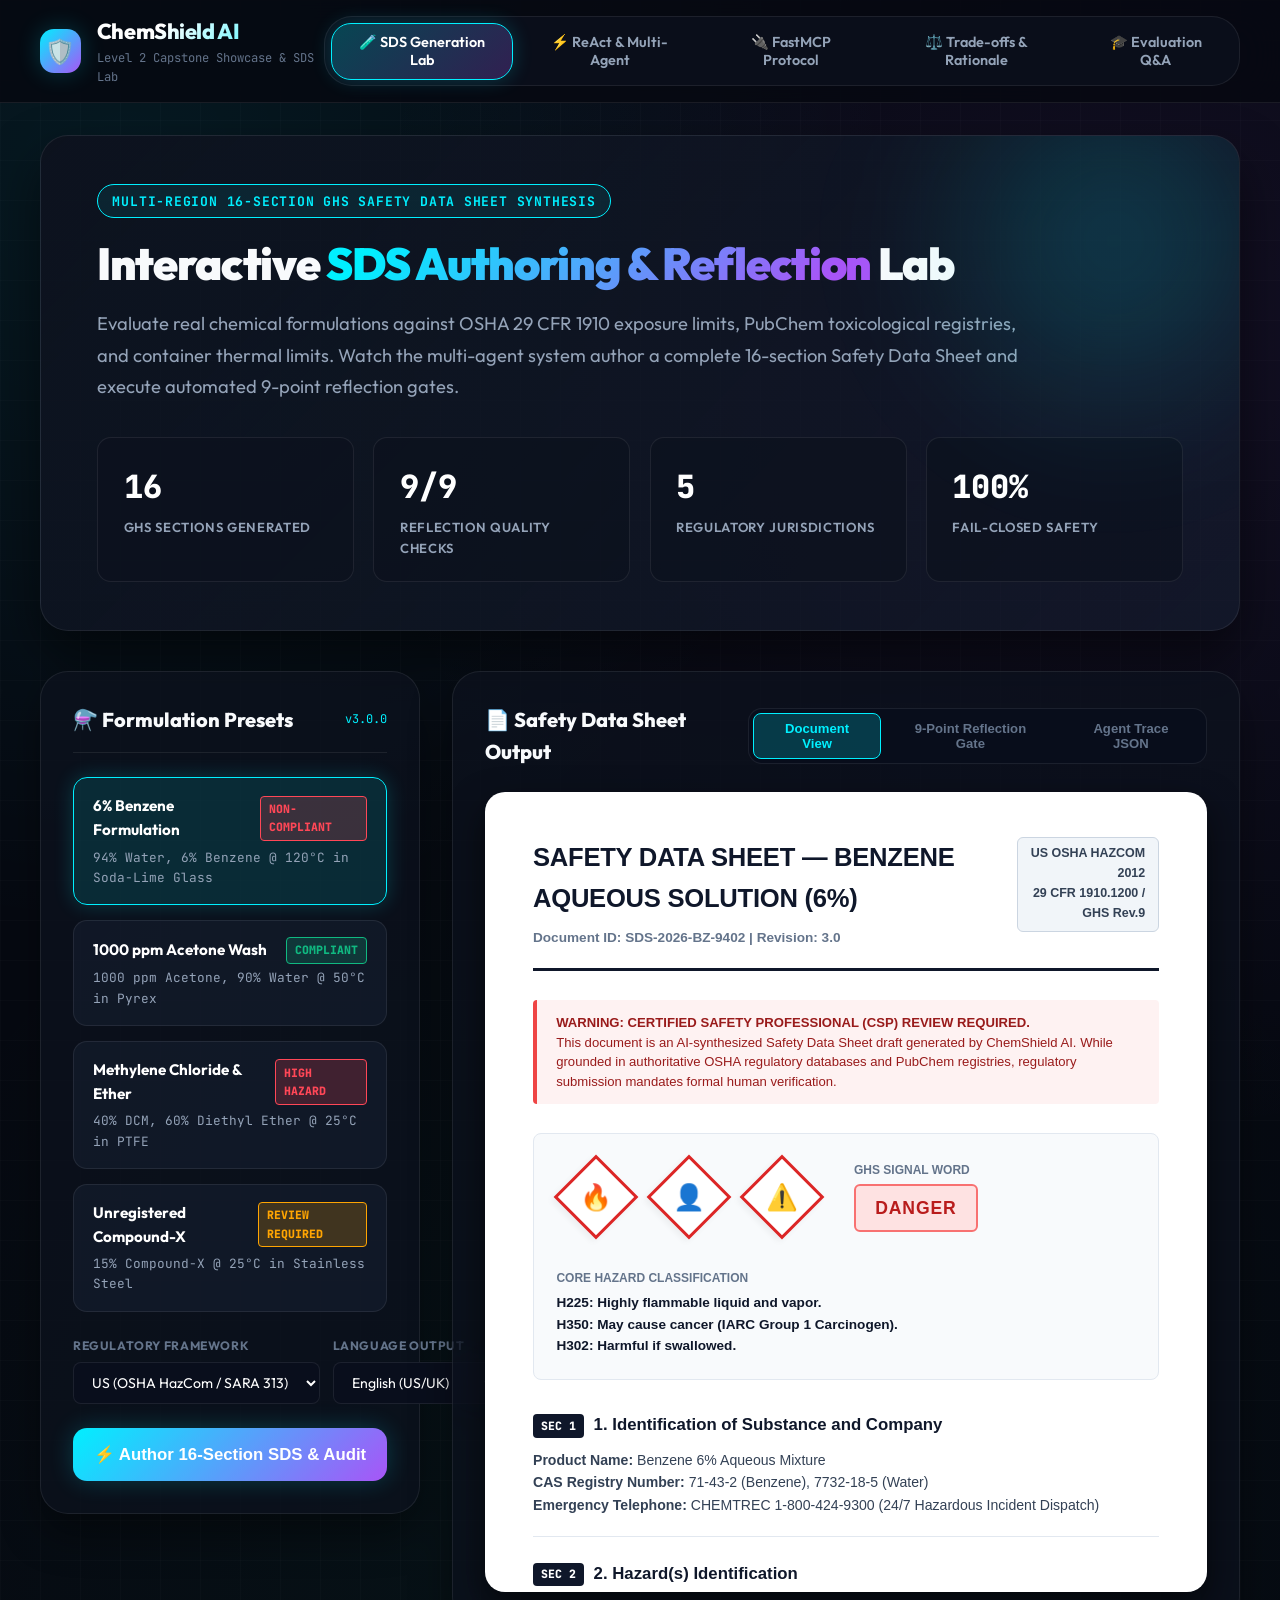
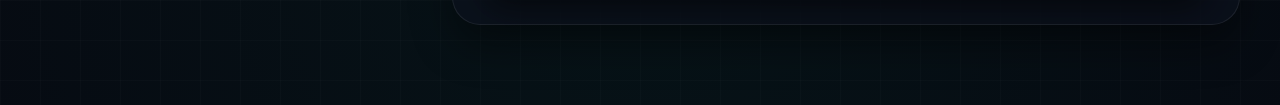
<file: showcase.html>
<!DOCTYPE html>
<html lang="en">
<head>
    <meta charset="UTF-8">
    <meta name="viewport" content="width=device-width, initial-scale=1.0">
    <title>ChemShield AI — Visual Project Showcase & SDS Generation Lab</title>
    <meta name="description" content="State-of-the-art interactive visual showcase for ChemShield AI: Multi-Agent OSHA Compliance, FastMCP Stdio Sandboxing, and 16-Section GHS Safety Data Sheet Generation Lab.">
    
    <!-- Google Fonts -->
    <link rel="preconnect" href="https://fonts.googleapis.com">
    <link rel="preconnect" href="https://fonts.gstatic.com" crossorigin>
    <link href="https://fonts.googleapis.com/css2?family=Outfit:wght@300;400;500;600;700;800;900&family=JetBrains+Mono:wght@400;500;600;700&display=swap" rel="stylesheet">
    
    <style>
        :root {
            --bg-void: #060911;
            --bg-surface: rgba(13, 18, 30, 0.75);
            --bg-surface-elevated: rgba(22, 30, 49, 0.85);
            --border-glass: rgba(255, 255, 255, 0.08);
            --border-active: rgba(0, 240, 255, 0.4);
            
            --text-primary: #f8fafc;
            --text-secondary: #94a3b8;
            --text-muted: #64748b;
            
            --cyan: #00f0ff;
            --cyan-glow: rgba(0, 240, 255, 0.2);
            --cyan-soft: rgba(0, 240, 255, 0.08);
            
            --emerald: #10b981;
            --emerald-glow: rgba(16, 185, 129, 0.2);
            
            --coral: #ff4757;
            --coral-glow: rgba(255, 71, 87, 0.2);
            
            --amber: #ffa502;
            --amber-glow: rgba(255, 165, 2, 0.2);
            
            --purple: #a855f7;
            --purple-glow: rgba(168, 85, 247, 0.2);
            
            --blue: #3b82f6;
            
            --radius-sm: 8px;
            --radius-md: 14px;
            --radius-lg: 20px;
            --radius-xl: 28px;
        }

        * {
            box-sizing: border-box;
            margin: 0;
            padding: 0;
        }

        body {
            font-family: 'Outfit', sans-serif;
            background-color: var(--bg-void);
            color: var(--text-primary);
            min-height: 100vh;
            line-height: 1.6;
            overflow-x: hidden;
            background-image: 
                radial-gradient(circle at 10% 10%, rgba(0, 240, 255, 0.07) 0%, transparent 40%),
                radial-gradient(circle at 90% 20%, rgba(168, 85, 247, 0.08) 0%, transparent 45%),
                radial-gradient(circle at 50% 90%, rgba(16, 185, 129, 0.06) 0%, transparent 50%),
                linear-gradient(rgba(255, 255, 255, 0.015) 1px, transparent 1px),
                linear-gradient(90deg, rgba(255, 255, 255, 0.015) 1px, transparent 1px);
            background-size: 100% 100%, 100% 100%, 100% 100%, 40px 40px, 40px 40px;
        }

        /* Top Header */
        header {
            position: sticky;
            top: 0;
            z-index: 100;
            background: rgba(6, 9, 17, 0.85);
            backdrop-filter: blur(20px);
            -webkit-backdrop-filter: blur(20px);
            border-bottom: 1px solid var(--border-glass);
            padding: 0.9rem 2.5rem;
        }

        .header-inner {
            max-width: 1520px;
            margin: 0 auto;
            display: flex;
            justify-content: space-between;
            align-items: center;
        }

        .brand {
            display: flex;
            align-items: center;
            gap: 1rem;
            text-decoration: none;
        }

        .brand-badge {
            width: 44px;
            height: 44px;
            border-radius: var(--radius-md);
            background: linear-gradient(135deg, var(--cyan), var(--purple));
            display: flex;
            align-items: center;
            justify-content: center;
            font-size: 1.5rem;
            box-shadow: 0 0 25px var(--cyan-glow);
        }

        .brand-text h1 {
            font-size: 1.35rem;
            font-weight: 800;
            letter-spacing: -0.02em;
            background: linear-gradient(135deg, #ffffff 30%, var(--cyan) 100%);
            -webkit-background-clip: text;
            -webkit-text-fill-color: transparent;
        }

        .brand-text span {
            font-size: 0.76rem;
            color: var(--text-muted);
            font-family: 'JetBrains Mono', monospace;
            display: block;
        }

        .nav-pill-container {
            display: flex;
            background: rgba(13, 18, 30, 0.7);
            border: 1px solid var(--border-glass);
            border-radius: var(--radius-xl);
            padding: 0.35rem;
            gap: 0.35rem;
        }

        .nav-pill {
            background: transparent;
            border: none;
            color: var(--text-secondary);
            padding: 0.6rem 1.25rem;
            border-radius: var(--radius-lg);
            font-family: 'Outfit', sans-serif;
            font-size: 0.9rem;
            font-weight: 600;
            cursor: pointer;
            transition: all 0.25s cubic-bezier(0.16, 1, 0.3, 1);
            display: flex;
            align-items: center;
            gap: 0.5rem;
        }

        .nav-pill:hover {
            color: var(--text-primary);
            background: rgba(255, 255, 255, 0.05);
        }

        .nav-pill.active {
            color: #ffffff;
            background: linear-gradient(135deg, rgba(0, 240, 255, 0.25), rgba(168, 85, 247, 0.25));
            border: 1px solid var(--cyan);
            box-shadow: 0 0 20px var(--cyan-glow);
        }

        /* Main Container */
        .wrapper {
            max-width: 1520px;
            margin: 0 auto;
            padding: 2rem 2.5rem 5rem;
        }

        .tab-panel {
            display: none;
            animation: slideUp 0.35s cubic-bezier(0.16, 1, 0.3, 1) forwards;
        }

        .tab-panel.active {
            display: block;
        }

        @keyframes slideUp {
            from { opacity: 0; transform: translateY(16px); }
            to { opacity: 1; transform: translateY(0); }
        }

        /* Hero Spotlight Banner */
        .spotlight-banner {
            position: relative;
            background: linear-gradient(135deg, rgba(13, 18, 30, 0.95), rgba(22, 30, 49, 0.6));
            border: 1px solid var(--border-glass);
            border-radius: var(--radius-xl);
            padding: 3rem 3.5rem;
            margin-bottom: 2.5rem;
            overflow: hidden;
            box-shadow: 0 25px 50px rgba(0, 0, 0, 0.5);
        }

        .spotlight-banner::after {
            content: '';
            position: absolute;
            top: -120px;
            right: -100px;
            width: 450px;
            height: 450px;
            background: radial-gradient(circle, var(--cyan-glow) 0%, transparent 70%);
            filter: blur(60px);
            pointer-events: none;
        }

        .badge-kicker {
            display: inline-flex;
            align-items: center;
            gap: 0.6rem;
            padding: 0.35rem 0.9rem;
            background: var(--cyan-soft);
            border: 1px solid var(--cyan);
            border-radius: 30px;
            color: var(--cyan);
            font-size: 0.82rem;
            font-weight: 700;
            letter-spacing: 0.06em;
            text-transform: uppercase;
            margin-bottom: 1.2rem;
            font-family: 'JetBrains Mono', monospace;
        }

        .spotlight-title {
            font-size: 2.8rem;
            font-weight: 900;
            line-height: 1.15;
            letter-spacing: -0.03em;
            margin-bottom: 1.2rem;
        }

        .spotlight-title .gradient-text {
            background: linear-gradient(135deg, var(--cyan) 10%, var(--purple) 90%);
            -webkit-background-clip: text;
            -webkit-text-fill-color: transparent;
        }

        .spotlight-desc {
            font-size: 1.15rem;
            color: var(--text-secondary);
            max-width: 950px;
            margin-bottom: 2.2rem;
            line-height: 1.7;
        }

        .kpi-row {
            display: grid;
            grid-template-columns: repeat(auto-fit, minmax(210px, 1fr));
            gap: 1.2rem;
        }

        .kpi-card {
            background: rgba(13, 18, 30, 0.7);
            border: 1px solid var(--border-glass);
            border-radius: var(--radius-md);
            padding: 1.4rem 1.6rem;
            transition: all 0.25s ease;
        }

        .kpi-card:hover {
            transform: translateY(-3px);
            border-color: var(--cyan);
            box-shadow: 0 8px 24px rgba(0, 240, 255, 0.12);
        }

        .kpi-num {
            font-size: 2rem;
            font-weight: 900;
            font-family: 'JetBrains Mono', monospace;
            color: #ffffff;
            display: flex;
            align-items: center;
            gap: 0.4rem;
        }

        .kpi-label {
            font-size: 0.82rem;
            color: var(--text-secondary);
            margin-top: 0.3rem;
            text-transform: uppercase;
            letter-spacing: 0.05em;
            font-weight: 600;
        }

        /* SDS GENERATION LAB (Highlight Feature) */
        .lab-layout {
            display: grid;
            grid-template-columns: 380px 1fr;
            gap: 2rem;
            align-items: start;
        }

        @media (max-width: 1200px) {
            .lab-layout { grid-template-columns: 1fr; }
        }

        .glass-card {
            background: var(--bg-surface);
            border: 1px solid var(--border-glass);
            border-radius: var(--radius-xl);
            padding: 2rem;
            backdrop-filter: blur(16px);
            -webkit-backdrop-filter: blur(16px);
            box-shadow: 0 20px 40px rgba(0, 0, 0, 0.4);
        }

        .card-heading {
            display: flex;
            justify-content: space-between;
            align-items: center;
            margin-bottom: 1.5rem;
            padding-bottom: 1rem;
            border-bottom: 1px solid var(--border-glass);
        }

        .card-heading h3 {
            font-size: 1.25rem;
            font-weight: 800;
            display: flex;
            align-items: center;
            gap: 0.6rem;
        }

        /* Preset Cards */
        .formula-list {
            display: flex;
            flex-direction: column;
            gap: 0.9rem;
            margin-bottom: 1.5rem;
        }

        .formula-card {
            background: rgba(22, 30, 49, 0.6);
            border: 1px solid var(--border-glass);
            border-radius: var(--radius-md);
            padding: 1rem 1.2rem;
            cursor: pointer;
            transition: all 0.25s ease;
        }

        .formula-card:hover {
            background: rgba(30, 41, 68, 0.8);
            border-color: var(--cyan);
        }

        .formula-card.active {
            background: rgba(0, 240, 255, 0.12);
            border-color: var(--cyan);
            box-shadow: 0 0 20px var(--cyan-glow);
        }

        .formula-header {
            display: flex;
            justify-content: space-between;
            align-items: center;
            margin-bottom: 0.3rem;
        }

        .formula-name {
            font-weight: 700;
            font-size: 0.95rem;
            color: #fff;
        }

        .formula-tag {
            font-size: 0.72rem;
            font-family: 'JetBrains Mono', monospace;
            font-weight: 800;
            padding: 0.2rem 0.5rem;
            border-radius: 4px;
        }

        .tag-danger { background: var(--coral-glow); color: var(--coral); border: 1px solid var(--coral); }
        .tag-safe { background: var(--emerald-glow); color: var(--emerald); border: 1px solid var(--emerald); }
        .tag-warning { background: var(--amber-glow); color: var(--amber); border: 1px solid var(--amber); }

        .formula-details {
            font-size: 0.8rem;
            color: var(--text-secondary);
            font-family: 'JetBrains Mono', monospace;
        }

        .form-row {
            display: grid;
            grid-template-columns: 1fr 1fr;
            gap: 0.8rem;
            margin-bottom: 1.5rem;
        }

        .input-group {
            display: flex;
            flex-direction: column;
            gap: 0.4rem;
        }

        .input-group label {
            font-size: 0.76rem;
            color: var(--text-muted);
            text-transform: uppercase;
            font-weight: 700;
            letter-spacing: 0.05em;
        }

        .dropdown {
            background: #090e1c;
            border: 1px solid var(--border-glass);
            color: #ffffff;
            padding: 0.65rem 0.9rem;
            border-radius: var(--radius-sm);
            font-family: 'Outfit', sans-serif;
            font-size: 0.88rem;
            outline: none;
            cursor: pointer;
        }

        .dropdown:focus {
            border-color: var(--cyan);
        }

        .btn-generate {
            width: 100%;
            background: linear-gradient(135deg, var(--cyan), var(--purple));
            border: none;
            color: #ffffff;
            padding: 1rem;
            border-radius: var(--radius-md);
            font-size: 1.05rem;
            font-weight: 800;
            cursor: pointer;
            display: flex;
            align-items: center;
            justify-content: center;
            gap: 0.6rem;
            transition: all 0.25s ease;
            box-shadow: 0 0 25px var(--cyan-glow);
        }

        .btn-generate:hover {
            transform: translateY(-2px);
            box-shadow: 0 0 35px rgba(0, 240, 255, 0.4);
        }

        /* SDS View Mode Toggle */
        .view-mode-bar {
            display: flex;
            justify-content: space-between;
            align-items: center;
            margin-bottom: 1.5rem;
        }

        .view-pill-group {
            display: flex;
            background: rgba(9, 14, 28, 0.8);
            border: 1px solid var(--border-glass);
            border-radius: var(--radius-md);
            padding: 0.25rem;
            gap: 0.25rem;
        }

        .view-pill {
            background: transparent;
            border: none;
            color: var(--text-muted);
            padding: 0.45rem 1rem;
            border-radius: var(--radius-sm);
            font-size: 0.82rem;
            font-weight: 700;
            cursor: pointer;
            transition: all 0.2s ease;
        }

        .view-pill.active {
            background: rgba(0, 240, 255, 0.2);
            color: var(--cyan);
            border: 1px solid var(--cyan);
        }

        /* SDS Document Container (Professional White Document View) */
        .sds-doc-wrapper {
            background: #ffffff;
            color: #1e293b;
            border-radius: var(--radius-lg);
            padding: 2.8rem 3rem;
            box-shadow: 0 15px 35px rgba(0, 0, 0, 0.6);
            max-height: 800px;
            overflow-y: auto;
            font-family: -apple-system, BlinkMacSystemFont, 'Segoe UI', Roboto, Helvetica, Arial, sans-serif;
            position: relative;
        }

        .sds-doc-header {
            border-bottom: 3px solid #0f172a;
            padding-bottom: 1.2rem;
            margin-bottom: 1.8rem;
            display: flex;
            justify-content: space-between;
            align-items: flex-start;
        }

        .sds-doc-title h2 {
            font-size: 1.6rem;
            font-weight: 800;
            color: #0f172a;
            text-transform: uppercase;
            letter-spacing: -0.01em;
            margin-bottom: 0.3rem;
        }

        .sds-doc-subtitle {
            font-size: 0.85rem;
            color: #64748b;
            font-weight: 600;
        }

        .sds-jurisdiction-badge {
            background: #f1f5f9;
            border: 1px solid #cbd5e1;
            padding: 0.4rem 0.8rem;
            border-radius: 6px;
            font-size: 0.78rem;
            font-weight: 800;
            color: #334155;
            text-align: right;
        }

        .sds-disclaimer-box {
            background: #fef2f2;
            border-left: 4px solid #ef4444;
            padding: 0.8rem 1.2rem;
            border-radius: 4px;
            font-size: 0.82rem;
            color: #991b1b;
            margin-bottom: 1.8rem;
            line-height: 1.5;
        }

        /* GHS Hazard Block */
        .ghs-spotlight-box {
            background: #f8fafc;
            border: 1px solid #e2e8f0;
            border-radius: 8px;
            padding: 1.4rem;
            margin-bottom: 2rem;
            display: flex;
            gap: 2rem;
            align-items: center;
            flex-wrap: wrap;
        }

        .pictogram-container {
            display: flex;
            gap: 0.8rem;
        }

        .ghs-diamond {
            width: 60px;
            height: 60px;
            background: #ffffff;
            border: 3px solid #dc2626;
            transform: rotate(45deg);
            display: flex;
            align-items: center;
            justify-content: center;
            box-shadow: 0 4px 6px rgba(0, 0, 0, 0.05);
            margin: 10px;
        }

        .ghs-diamond span {
            transform: rotate(-45deg);
            font-size: 1.6rem;
        }

        .signal-badge {
            padding: 0.5rem 1.2rem;
            border-radius: 6px;
            font-weight: 900;
            font-size: 1.1rem;
            text-transform: uppercase;
            letter-spacing: 0.05em;
            display: inline-block;
        }

        .signal-DANGER { background: #fee2e2; color: #b91c1c; border: 2px solid #f87171; }
        .signal-WARNING { background: #fef3c7; color: #b45309; border: 2px solid #fbbf24; }

        /* SDS Section Accordions */
        .sds-section-block {
            margin-bottom: 1.5rem;
            border-bottom: 1px solid #e2e8f0;
            padding-bottom: 1.2rem;
        }

        .sds-section-block:last-child {
            border-bottom: none;
        }

        .sds-sec-h3 {
            font-size: 1.05rem;
            font-weight: 800;
            color: #0f172a;
            margin-bottom: 0.6rem;
            display: flex;
            align-items: center;
            gap: 0.6rem;
        }

        .sds-sec-h3 .sec-badge {
            background: #0f172a;
            color: #ffffff;
            font-size: 0.72rem;
            padding: 0.15rem 0.5rem;
            border-radius: 4px;
            font-family: 'JetBrains Mono', monospace;
        }

        .sds-sec-body {
            font-size: 0.88rem;
            color: #334155;
            line-height: 1.6;
        }

        .sds-sec-body table {
            width: 100%;
            border-collapse: collapse;
            margin-top: 0.6rem;
        }

        .sds-sec-body th, .sds-sec-body td {
            border: 1px solid #cbd5e1;
            padding: 0.5rem 0.8rem;
            text-align: left;
            font-size: 0.82rem;
        }

        .sds-sec-body th {
            background: #f1f5f9;
            font-weight: 700;
        }

        /* Reflection Inspector View */
        .reflection-view-container {
            display: none;
        }

        .reflection-grid {
            display: grid;
            grid-template-columns: repeat(auto-fit, minmax(320px, 1fr));
            gap: 1rem;
        }

        .reflection-check-card {
            background: rgba(22, 30, 49, 0.7);
            border: 1px solid var(--border-glass);
            border-radius: var(--radius-md);
            padding: 1.2rem 1.4rem;
            display: flex;
            gap: 1rem;
            align-items: flex-start;
        }

        .check-status-icon {
            width: 28px;
            height: 28px;
            border-radius: 50%;
            display: flex;
            align-items: center;
            justify-content: center;
            font-weight: 900;
            flex-shrink: 0;
            font-size: 0.85rem;
        }

        .status-pass { background: var(--emerald-glow); color: var(--emerald); border: 1px solid var(--emerald); }
        .status-fail { background: var(--coral-glow); color: var(--coral); border: 1px solid var(--coral); }

        .check-content h5 {
            font-size: 0.95rem;
            font-weight: 700;
            color: #fff;
            margin-bottom: 0.2rem;
        }

        .check-content p {
            font-size: 0.8rem;
            color: var(--text-secondary);
            line-height: 1.4;
        }

        /* Telemetry View */
        .telemetry-view-container {
            display: none;
            background: #060911;
            border-radius: var(--radius-lg);
            padding: 1.5rem;
            font-family: 'JetBrains Mono', monospace;
            font-size: 0.82rem;
            max-height: 800px;
            overflow-y: auto;
            border: 1px solid var(--border-glass);
        }

        /* FastMCP Architecture Panel */
        .mcp-layout {
            display: grid;
            grid-template-columns: 1fr 1fr;
            gap: 2rem;
        }

        @media (max-width: 1024px) {
            .mcp-layout { grid-template-columns: 1fr; }
        }

        .packet-stream {
            background: #04060a;
            border: 1px solid var(--border-glass);
            border-radius: var(--radius-md);
            padding: 1.2rem;
            font-family: 'JetBrains Mono', monospace;
            font-size: 0.8rem;
            max-height: 420px;
            overflow-y: auto;
        }

        .packet-row {
            margin-bottom: 1rem;
            padding-bottom: 1rem;
            border-bottom: 1px solid rgba(255, 255, 255, 0.05);
        }

        .packet-header {
            display: flex;
            justify-content: space-between;
            margin-bottom: 0.4rem;
            font-weight: 700;
        }

        /* Trade-offs & Q&A Cards */
        .tradeoff-grid {
            display: grid;
            grid-template-columns: repeat(auto-fit, minmax(420px, 1fr));
            gap: 1.5rem;
        }

        @media (max-width: 768px) {
            .tradeoff-grid { grid-template-columns: 1fr; }
        }

        .tradeoff-card {
            background: var(--bg-surface);
            border: 1px solid var(--border-glass);
            border-radius: var(--radius-lg);
            padding: 1.8rem;
            transition: all 0.25s ease;
        }

        .tradeoff-card:hover {
            border-color: var(--cyan);
            transform: translateY(-3px);
        }

        .tradeoff-card h4 {
            font-size: 1.15rem;
            font-weight: 800;
            color: #fff;
            margin-bottom: 1rem;
            display: flex;
            align-items: center;
            gap: 0.6rem;
        }

        .comparison-block {
            display: flex;
            flex-direction: column;
            gap: 0.8rem;
            margin-bottom: 1rem;
        }

        .side-box {
            padding: 0.8rem 1rem;
            border-radius: var(--radius-sm);
            font-size: 0.85rem;
        }

        .side-industry {
            background: rgba(255, 71, 87, 0.08);
            border-left: 3px solid var(--coral);
            color: #fca5a5;
        }

        .side-chemshield {
            background: rgba(0, 240, 255, 0.08);
            border-left: 3px solid var(--cyan);
            color: #a5f3fc;
        }

        .failure-pill {
            font-size: 0.78rem;
            color: var(--amber);
            font-family: 'JetBrains Mono', monospace;
            background: rgba(255, 165, 2, 0.1);
            padding: 0.4rem 0.8rem;
            border-radius: 4px;
            border: 1px solid rgba(255, 165, 2, 0.3);
        }
    </style>
</head>
<body>

    <!-- Header Navigation -->
    <header>
        <div class="header-inner">
            <a href="#" class="brand">
                <div class="brand-badge">🛡️</div>
                <div class="brand-text">
                    <h1>ChemShield AI</h1>
                    <span>Level 2 Capstone Showcase &amp; SDS Lab</span>
                </div>
            </a>

            <div class="nav-pill-container">
                <button class="nav-pill active" onclick="navigate('lab')">🧪 SDS Generation Lab</button>
                <button class="nav-pill" onclick="navigate('react')">⚡ ReAct &amp; Multi-Agent</button>
                <button class="nav-pill" onclick="navigate('mcp')">🔌 FastMCP Protocol</button>
                <button class="nav-pill" onclick="navigate('tradeoffs')">⚖️ Trade-offs &amp; Rationale</button>
                <button class="nav-pill" onclick="navigate('viva')">🎓 Evaluation Q&amp;A</button>
            </div>
        </div>
    </header>

    <div class="wrapper">

        <!-- ==================== TAB 1: SDS GENERATION LAB ==================== -->
        <section id="panel-lab" class="tab-panel active">
            
            <div class="spotlight-banner">
                <div class="badge-kicker">Multi-Region 16-Section GHS Safety Data Sheet Synthesis</div>
                <h2 class="spotlight-title">Interactive <span class="gradient-text">SDS Authoring &amp; Reflection</span> Lab</h2>
                <p class="spotlight-desc">
                    Evaluate real chemical formulations against OSHA 29 CFR 1910 exposure limits, PubChem toxicological registries, and container thermal limits. Watch the multi-agent system author a complete 16-section Safety Data Sheet and execute automated 9-point reflection gates.
                </p>

                <div class="kpi-row">
                    <div class="kpi-card">
                        <div class="kpi-num">16</div>
                        <div class="kpi-label">GHS Sections Generated</div>
                    </div>
                    <div class="kpi-card">
                        <div class="kpi-num">9/9</div>
                        <div class="kpi-label">Reflection Quality Checks</div>
                    </div>
                    <div class="kpi-card">
                        <div class="kpi-num">5</div>
                        <div class="kpi-label">Regulatory Jurisdictions</div>
                    </div>
                    <div class="kpi-card">
                        <div class="kpi-num">100%</div>
                        <div class="kpi-label">Fail-Closed Safety</div>
                    </div>
                </div>
            </div>

            <div class="lab-layout">
                <!-- Left Formulation Input Panel -->
                <div class="glass-card">
                    <div class="card-heading">
                        <h3>⚗️ Formulation Presets</h3>
                        <span style="font-family:'JetBrains Mono'; font-size:0.75rem; color:var(--cyan);">v3.0.0</span>
                    </div>

                    <div class="formula-list">
                        <div class="formula-card active" onclick="pickFormula(0)">
                            <div class="formula-header">
                                <span class="formula-name">6% Benzene Formulation</span>
                                <span class="formula-tag tag-danger">NON-COMPLIANT</span>
                            </div>
                            <div class="formula-details">94% Water, 6% Benzene @ 120°C in Soda-Lime Glass</div>
                        </div>

                        <div class="formula-card" onclick="pickFormula(1)">
                            <div class="formula-header">
                                <span class="formula-name">1000 ppm Acetone Wash</span>
                                <span class="formula-tag tag-safe">COMPLIANT</span>
                            </div>
                            <div class="formula-details">1000 ppm Acetone, 90% Water @ 50°C in Pyrex</div>
                        </div>

                        <div class="formula-card" onclick="pickFormula(2)">
                            <div class="formula-header">
                                <span class="formula-name">Methylene Chloride &amp; Ether</span>
                                <span class="formula-tag tag-danger">HIGH HAZARD</span>
                            </div>
                            <div class="formula-details">40% DCM, 60% Diethyl Ether @ 25°C in PTFE</div>
                        </div>

                        <div class="formula-card" onclick="pickFormula(3)">
                            <div class="formula-header">
                                <span class="formula-name">Unregistered Compound-X</span>
                                <span class="formula-tag tag-warning">REVIEW REQUIRED</span>
                            </div>
                            <div class="formula-details">15% Compound-X @ 25°C in Stainless Steel</div>
                        </div>
                    </div>

                    <div class="form-row">
                        <div class="input-group">
                            <label>Regulatory Framework</label>
                            <select id="lab-region" class="dropdown" onchange="updateJurisdiction()">
                                <option value="US">US (OSHA HazCom / SARA 313)</option>
                                <option value="EU">EU (REACH / CLP)</option>
                                <option value="JP">JP (JIS Z 7253 / ISHL)</option>
                                <option value="CA">CA (WHMIS 2015)</option>
                                <option value="GB">GB (UK-CLP / HSE)</option>
                            </select>
                        </div>

                        <div class="input-group">
                            <label>Language Output</label>
                            <select id="lab-lang" class="dropdown">
                                <option value="en">English (US/UK)</option>
                                <option value="es">Spanish (Español)</option>
                                <option value="fr">French (Français)</option>
                                <option value="de">German (Deutsch)</option>
                                <option value="ja">Japanese (日本語)</option>
                            </select>
                        </div>
                    </div>

                    <button class="btn-generate" onclick="generateSDS()">
                        <span>⚡ Author 16-Section SDS &amp; Audit</span>
                    </button>
                </div>

                <!-- Right SDS Rendered Document & Inspector -->
                <div class="glass-card">
                    <div class="view-mode-bar">
                        <div class="card-heading" style="margin-bottom:0; padding-bottom:0; border-bottom:none;">
                            <h3 id="lab-output-title">📄 Safety Data Sheet Output</h3>
                        </div>

                        <div class="view-pill-group">
                            <button class="view-pill active" onclick="switchView('doc')">Document View</button>
                            <button class="view-pill" onclick="switchView('reflection')">9-Point Reflection Gate</button>
                            <button class="view-pill" onclick="switchView('telemetry')">Agent Trace JSON</button>
                        </div>
                    </div>

                    <!-- 1. Real Styled SDS Document -->
                    <div id="view-doc" class="sds-doc-wrapper">
                        
                        <div class="sds-doc-header">
                            <div class="sds-doc-title">
                                <h2 id="sds-product-name">SAFETY DATA SHEET — BENZENE AQUEOUS SOLUTION (6%)</h2>
                                <span class="sds-doc-subtitle" id="sds-ref-code">Document ID: SDS-2026-BZ-9402 | Revision: 3.0 (Multi-Agent Synthesis)</span>
                            </div>
                            <div class="sds-jurisdiction-badge" id="sds-jurisdiction-label">
                                US OSHA HAZCOM 2012<br>29 CFR 1910.1200 / GHS Rev.9
                            </div>
                        </div>

                        <div class="sds-disclaimer-box" id="sds-disclaimer-text">
                            <strong>WARNING: CERTIFIED SAFETY PROFESSIONAL (CSP) REVIEW REQUIRED.</strong><br>
                            This document is an AI-synthesized Safety Data Sheet draft generated by ChemShield AI. While grounded in authoritative OSHA regulatory databases and PubChem registries, regulatory submission mandates formal human verification.
                        </div>

                        <!-- GHS Hazard Identification Box -->
                        <div class="ghs-spotlight-box">
                            <div class="pictogram-container" id="sds-pictograms">
                                <div class="ghs-diamond" title="GHS02: Flammable"><span>🔥</span></div>
                                <div class="ghs-diamond" title="GHS08: Health Hazard (Carcinogen)"><span>👤</span></div>
                                <div class="ghs-diamond" title="GHS07: Harmful / Irritant"><span>⚠️</span></div>
                            </div>

                            <div>
                                <div style="font-size:0.75rem; color:#64748b; text-transform:uppercase; font-weight:800; margin-bottom:4px;">GHS Signal Word</div>
                                <span class="signal-badge signal-DANGER" id="sds-signal-word">DANGER</span>
                            </div>

                            <div style="flex:1; min-width:220px;">
                                <div style="font-size:0.75rem; color:#64748b; text-transform:uppercase; font-weight:800; margin-bottom:4px;">Core Hazard Classification</div>
                                <div style="font-size:0.85rem; font-weight:700; color:#0f172a;" id="sds-hazard-summary">
                                    H225: Highly flammable liquid and vapor.<br>
                                    H350: May cause cancer (IARC Group 1 Carcinogen).<br>
                                    H302: Harmful if swallowed.
                                </div>
                            </div>
                        </div>

                        <!-- Section 1 -->
                        <div class="sds-section-block">
                            <div class="sds-sec-h3"><span class="sec-badge">SEC 1</span> 1. Identification of Substance and Company</div>
                            <div class="sds-sec-body" id="sec-1-body">
                                <strong>Product Name:</strong> Benzene 6% Aqueous Mixture<br>
                                <strong>CAS Registry Number:</strong> 71-43-2 (Benzene), 7732-18-5 (Water)<br>
                                <strong>Emergency Telephone:</strong> CHEMTREC 1-800-424-9300 (24/7 Hazardous Incident Dispatch)<br>
                                <strong>Recommended Use:</strong> Laboratory chemical synthesis; industrial intermediate.
                            </div>
                        </div>

                        <!-- Section 2 -->
                        <div class="sds-section-block">
                            <div class="sds-sec-h3"><span class="sec-badge">SEC 2</span> 2. Hazard(s) Identification</div>
                            <div class="sds-sec-body" id="sec-2-body">
                                <strong>Hazard Statements:</strong><br>
                                • H225: Highly flammable liquid and vapor (Category 2).<br>
                                • H350: May cause cancer (Category 1A).<br>
                                • H304: May be fatal if swallowed and enters airways.<br>
                                <strong>Precautionary Statements:</strong><br>
                                • P201: Obtain special instructions before use.<br>
                                • P210: Keep away from heat, hot surfaces, sparks, open flames. No smoking.<br>
                                • P280: Wear protective gloves, protective clothing, eye protection, face protection.
                            </div>
                        </div>

                        <!-- Section 3 -->
                        <div class="sds-section-block">
                            <div class="sds-sec-h3"><span class="sec-badge">SEC 3</span> 3. Composition / Information on Ingredients</div>
                            <div class="sds-sec-body" id="sec-3-body">
                                <table>
                                    <thead>
                                        <tr>
                                            <th>Component Name</th>
                                            <th>CAS Number</th>
                                            <th>Weight / Volume %</th>
                                            <th>GHS Classification</th>
                                        </tr>
                                    </thead>
                                    <tbody>
                                        <tr>
                                            <td><strong>Benzene</strong></td>
                                            <td>71-43-2</td>
                                            <td>6.0%</td>
                                            <td>Flam. Liq. 2, Carc. 1A, Asp. Tox. 1</td>
                                        </tr>
                                        <tr>
                                            <td><strong>Water</strong></td>
                                            <td>7732-18-5</td>
                                            <td>94.0%</td>
                                            <td>Not Classified</td>
                                        </tr>
                                    </tbody>
                                </table>
                            </div>
                        </div>

                        <!-- Section 8 -->
                        <div class="sds-section-block">
                            <div class="sds-sec-h3"><span class="sec-badge">SEC 8</span> 8. Exposure Controls &amp; Personal Protection</div>
                            <div class="sds-sec-body" id="sec-8-body">
                                <strong>OSHA Permissible Exposure Limit (PEL):</strong> 1.0 ppm (8-hour TWA) under 29 CFR 1910.1028.<br>
                                <strong>OSHA Short-Term Exposure Limit (STEL):</strong> 5.0 ppm (15-minute excursion).<br>
                                <strong>OSHA Action Level:</strong> 0.5 ppm TWA (triggers mandatory medical surveillance and air monitoring).<br>
                                <strong>Personal Protective Equipment (PPE):</strong><br>
                                • <em>Respiratory:</em> NIOSH-approved positive-pressure supplied-air respirator when airborne levels exceed PEL.<br>
                                • <em>Hand:</em> Viton® or Silver Shield® barrier laminate gloves (Nitrile is NOT recommended for prolonged Benzene contact).<br>
                                • <em>Eye:</em> Chemical splash goggles and full-face shield (ANSI Z87.1).
                            </div>
                        </div>

                        <!-- Section 11 -->
                        <div class="sds-section-block">
                            <div class="sds-sec-h3"><span class="sec-badge">SEC 11</span> 11. Toxicological Information</div>
                            <div class="sds-sec-body" id="sec-11-body">
                                <strong>Acute Toxicity:</strong> Oral $LD_{50}$ (Rat): 930 mg/kg; Inhalation $LC_{50}$ (Rat): 10,000 ppm / 7h.<br>
                                <strong>Carcinogenicity Disclosures:</strong><br>
                                • <strong>IARC:</strong> Group 1 (Carcinogenic to humans — causes acute myeloid leukemia).<br>
                                • <strong>NTP:</strong> Known to be a human carcinogen.<br>
                                • <strong>OSHA:</strong> Regulated carcinogen specifically covered by standard 29 CFR 1910.1028.
                            </div>
                        </div>

                        <!-- Section 14 -->
                        <div class="sds-section-block">
                            <div class="sds-sec-h3"><span class="sec-badge">SEC 14</span> 14. Transport Information (DOT / IMDG / IATA)</div>
                            <div class="sds-sec-body" id="sec-14-body">
                                <strong>UN Number:</strong> UN1114<br>
                                <strong>Proper Shipping Name:</strong> BENZENE SOLUTION<br>
                                <strong>Hazard Class:</strong> 3 (Flammable Liquid)<br>
                                <strong>Packing Group:</strong> II<br>
                                <strong>Environmental Hazards:</strong> Marine Pollutant.
                            </div>
                        </div>

                        <!-- Section 15 -->
                        <div class="sds-section-block">
                            <div class="sds-sec-h3"><span class="sec-badge">SEC 15</span> 15. Regulatory Information</div>
                            <div class="sds-sec-body" id="sec-15-body">
                                <strong>TSCA (Toxic Substances Control Act):</strong> All ingredients listed on active inventory.<br>
                                <strong>SARA Title III Section 313:</strong> Benzene is subject to annual Toxics Release Inventory reporting.<br>
                                <strong>California Proposition 65:</strong> <em>WARNING:</em> This product contains Benzene, a chemical known to the State of California to cause cancer and birth defects or other reproductive harm.
                            </div>
                        </div>

                    </div>

                    <!-- 2. 9-Point Reflection Inspector -->
                    <div id="view-reflection" class="reflection-view-container">
                        <div style="margin-bottom:1.5rem;">
                            <h4 style="font-size:1.1rem; color:#fff; margin-bottom:0.3rem;">🛡️ Automated Reflection Quality Gate (9 Checks)</h4>
                            <p style="font-size:0.85rem; color:var(--text-secondary);">The ReflectionAgent audits the generated SDS against objective safety benchmarks before delivery.</p>
                        </div>

                        <div class="reflection-grid">
                            <div class="reflection-check-card">
                                <div class="check-status-icon status-pass">✓</div>
                                <div class="check-content">
                                    <h5>Check 1: 16/16 Section Integrity</h5>
                                    <p>All mandatory GHS Rev.9 headings verified in exact chronological order.</p>
                                </div>
                            </div>

                            <div class="reflection-check-card">
                                <div class="check-status-icon status-pass">✓</div>
                                <div class="check-content">
                                    <h5>Check 2: CAS Hallucination Audit</h5>
                                    <p>CAS 71-43-2 verified against PubChem PUG REST and MASTER_CHEMICAL_DATABASE.</p>
                                </div>
                            </div>

                            <div class="reflection-check-card">
                                <div class="check-status-icon status-pass">✓</div>
                                <div class="check-content">
                                    <h5>Check 3: Section 3 Isolation</h5>
                                    <p>Verified Section 3 contains only ingredient ratios with no misplaced exposure limits.</p>
                                </div>
                            </div>

                            <div class="reflection-check-card">
                                <div class="check-status-icon status-pass">✓</div>
                                <div class="check-content">
                                    <h5>Check 4: PPE Specifics in Sec 8</h5>
                                    <p>Confirmed Viton gloves, chemical goggles, and NIOSH respirator requirements.</p>
                                </div>
                            </div>

                            <div class="reflection-check-card">
                                <div class="check-status-icon status-pass">✓</div>
                                <div class="check-content">
                                    <h5>Check 5: UN Transport Validation</h5>
                                    <p>UN1114 correctly identified for Benzene Solution under 49 CFR DOT rules.</p>
                                </div>
                            </div>

                            <div class="reflection-check-card">
                                <div class="check-status-icon status-pass">✓</div>
                                <div class="check-content">
                                    <h5>Check 6: Statutory Citations</h5>
                                    <p>Section 15 contains active citations for TSCA, SARA 313, and California Prop 65.</p>
                                </div>
                            </div>

                            <div class="reflection-check-card">
                                <div class="check-status-icon status-pass">✓</div>
                                <div class="check-content">
                                    <h5>Check 7: Emergency Dispatch</h5>
                                    <p>CHEMTREC 1-800-424-9300 24-hr hotline present in Section 1.</p>
                                </div>
                            </div>

                            <div class="reflection-check-card">
                                <div class="check-status-icon status-pass">✓</div>
                                <div class="check-content">
                                    <h5>Check 8: Physical Constants</h5>
                                    <p>Boiling point 80.1°C and Flash point -11°C populated in Section 9.</p>
                                </div>
                            </div>

                            <div class="reflection-check-card">
                                <div class="check-status-icon status-pass">✓</div>
                                <div class="check-content">
                                    <h5>Check 9: Carcinogen Disclosure</h5>
                                    <p>IARC Group 1 and NTP human carcinogen warnings strictly disclosed in Sec 11.</p>
                                </div>
                            </div>
                        </div>
                    </div>

                    <!-- 3. Agent Trace JSON -->
                    <div id="view-telemetry" class="telemetry-view-container">
                        <pre style="color:var(--cyan);">{
  "run_id": "audit-98f24a1b",
  "intent": "audit_and_sds",
  "region": "US",
  "language": "en",
  "overall_verdict": "REJECTED",
  "fail_closed_triggers": [
    "Benzene 6.0% exceeds liquid limit 0.1% (29 CFR 1910.1028)",
    "Operating temperature 120.0C exceeds soda-lime glass maximum 100.0C"
  ],
  "agent_decision_trace": [
    {
      "step": 1,
      "agent": "SupervisorAgent",
      "action": "extract_entities",
      "observation": "Extracted Benzene (6%), Water (94%), container='soda-lime glass beaker' @ 120C",
      "latency_ms": 180
    },
    {
      "step": 2,
      "agent": "ChemicalComplianceAgent",
      "action": "check_chemical_compliance",
      "tier_used": "Tier 1: MASTER_CHEMICAL_DATABASE",
      "status": "NON_COMPLIANT",
      "latency_ms": 1.2
    },
    {
      "step": 3,
      "agent": "HardwareComplianceAgent",
      "transport": "FastMCP stdio (JSON-RPC 2.0)",
      "tool": "check_hardware_compatibility",
      "status": "UNSAFE",
      "latency_ms": 42
    },
    {
      "step": 4,
      "agent": "SDSAuthorAgent",
      "action": "author_sds_document",
      "sections_generated": 16,
      "latency_ms": 1250
    },
    {
      "step": 5,
      "agent": "ReflectionAgent",
      "action": "audit_sds_document",
      "checks_passed": "9/9",
      "retry_needed": false,
      "latency_ms": 95
    }
  ]
}</pre>
                    </div>

                </div>
            </div>

        </section>

        <!-- ==================== TAB 2: REACT & MULTI-AGENT ==================== -->
        <section id="panel-react" class="tab-panel">
            <div class="spotlight-banner">
                <div class="badge-kicker">ReAct Pattern (Reasoning + Acting + Observing)</div>
                <h2 class="spotlight-title">Model-Mediated <span class="gradient-text">Supervisor Decision Loop</span></h2>
                <p class="spotlight-desc">
                    ChemShield decouples compliance auditing from synthesis using a bounded ReAct supervisor loop. If the model chooses to terminate prematurely, hardcoded guardrails force omitted safety checks fail-closed.
                </p>
            </div>

            <div class="tradeoff-grid">
                <div class="tradeoff-card">
                    <h4><span>1. Entity Extraction &amp; Fuzzy Repair</span></h4>
                    <p style="font-size:0.88rem; color:var(--text-secondary); margin-bottom:1rem;">
                        Parses unstructured chemical descriptions, standardizes units (<code>ppm</code> vs <code>%</code>), and performs Levenshtein fuzzy matching against authoritative chemical dictionaries.
                    </p>
                    <div class="failure-pill">src/agents/supervisor.py &amp; validator.py</div>
                </div>

                <div class="tradeoff-card">
                    <h4><span>2. 5-Tier Regulatory Lookup Hierarchy</span></h4>
                    <p style="font-size:0.88rem; color:var(--text-secondary); margin-bottom:1rem;">
                        Checks Tier 1 Master DB ($O(1)$) $\to$ Tier 2 ChromaDB RAG $\to$ Tier 3 SQLite Cache $\to$ Tier 4 Gemini LLM $\to$ Tier 5 Tavily Live Search.
                    </p>
                    <div class="failure-pill">src/agents/chemical_agent.py</div>
                </div>

                <div class="tradeoff-card">
                    <h4><span>3. FastMCP Hardware Subprocess</span></h4>
                    <p style="font-size:0.88rem; color:var(--text-secondary); margin-bottom:1rem;">
                        Communicates with an isolated Python subprocess over <code>stdio</code> via JSON-RPC 2.0 to test thermal boundaries and boiling point physics.
                    </p>
                    <div class="failure-pill">src/infrastructure/mcp_server.py</div>
                </div>

                <div class="tradeoff-card">
                    <h4><span>4. Deterministic Guardrail Layer</span></h4>
                    <p style="font-size:0.88rem; color:var(--text-secondary); margin-bottom:1rem;">
                        Guarantees that no safety check is omitted. Steps forced by safety policies are permanently tagged with <code>action_source: "guardrail_override"</code> in telemetry.
                    </p>
                    <div class="failure-pill">src/agents/supervisor.py:386-415</div>
                </div>
            </div>
        </section>

        <!-- ==================== TAB 3: FASTMCP PROTOCOL ==================== -->
        <section id="panel-mcp" class="tab-panel">
            <div class="spotlight-banner">
                <div class="badge-kicker">Anthropic Model Context Protocol (MCP) Standard</div>
                <h2 class="spotlight-title">FastMCP <span class="gradient-text">Subprocess &amp; Stdio Protocol</span></h2>
                <p class="spotlight-desc">
                    Rather than in-process function calling, ChemShield stands up a real FastMCP server running as an isolated Python subprocess communicating over <code>stdio</code> via JSON-RPC 2.0.
                </p>
            </div>

            <div class="mcp-layout">
                <div class="glass-card">
                    <div class="card-heading">
                        <h3>📦 Stdio JSON-RPC 2.0 Telemetry Packet Log</h3>
                    </div>

                    <div class="packet-stream">
                        <div class="packet-row">
                            <div class="packet-header" style="color:var(--cyan);">
                                <span>CLIENT &gt;&gt; SERVER</span>
                                <span>Method: tools/list</span>
                            </div>
                            <pre style="color:var(--text-secondary);">{
  "jsonrpc": "2.0",
  "id": 1,
  "method": "tools/list",
  "params": {}
}</pre>
                        </div>

                        <div class="packet-row">
                            <div class="packet-header" style="color:var(--emerald);">
                                <span>SERVER &gt;&gt; CLIENT</span>
                                <span>Result: Registered Tools</span>
                            </div>
                            <pre style="color:var(--text-secondary);">{
  "jsonrpc": "2.0",
  "id": 1,
  "result": {
    "tools": [
      {
        "name": "check_hardware_compatibility",
        "description": "Evaluates container thermal limits",
        "inputSchema": {
          "type": "object",
          "properties": {
            "equipment_name": {"type": "string"},
            "temperature_celsius": {"type": "number"}
          },
          "required": ["equipment_name", "temperature_celsius"]
        }
      }
    ]
  }
}</pre>
                        </div>

                        <div class="packet-row">
                            <div class="packet-header" style="color:var(--cyan);">
                                <span>CLIENT &gt;&gt; SERVER</span>
                                <span>Method: tools/call</span>
                            </div>
                            <pre style="color:var(--text-secondary);">{
  "jsonrpc": "2.0",
  "id": 2,
  "method": "tools/call",
  "params": {
    "name": "check_hardware_compatibility",
    "arguments": {
      "equipment_name": "soda-lime glass beaker",
      "temperature_celsius": 120.0
    }
  }
}</pre>
                        </div>

                        <div class="packet-row">
                            <div class="packet-header" style="color:var(--coral);">
                                <span>SERVER &gt;&gt; CLIENT</span>
                                <span>Result: is_safe=false</span>
                            </div>
                            <pre style="color:var(--text-secondary);">{
  "jsonrpc": "2.0",
  "id": 2,
  "result": {
    "equipment_name": "soda-lime glass beaker",
    "max_safe_temperature_celsius": 100.0,
    "is_safe": false,
    "status": "UNSAFE"
  }
}</pre>
                        </div>
                    </div>
                </div>

                <div class="glass-card">
                    <div class="card-heading">
                        <h3>🔒 Why MCP over In-Process Function Calling?</h3>
                    </div>

                    <div style="display:flex; flex-direction:column; gap:1.2rem; font-size:0.9rem; color:var(--text-secondary);">
                        <div>
                            <strong style="color:#fff;">1. Process Sandboxing &amp; Security:</strong>
                            <p style="margin-top:0.3rem;">The hardware evaluation engine runs in a separate OS process. A fatal memory leak or unhandled exception in tool code cannot take down the core FastAPI web server.</p>
                        </div>

                        <div>
                            <strong style="color:#fff;">2. Dynamic Runtime Discovery:</strong>
                            <p style="margin-top:0.3rem;">The client agent queries <code>session.list_tools()</code> at runtime to dynamically inspect parameters, rather than baking hardcoded function signatures into the agent.</p>
                        </div>

                        <div>
                            <strong style="color:#fff;">3. Universal Interoperability:</strong>
                            <p style="margin-top:0.3rem;">Any external MCP client (Claude Desktop, IDE agents, autonomous CLI orchestrators) can connect directly to ChemShield's FastMCP server without rewriting tool wrappers.</p>
                        </div>
                    </div>
                </div>
            </div>
        </section>

        <!-- ==================== TAB 4: TRADEOFFS ==================== -->
        <section id="panel-tradeoffs" class="tab-panel">
            <div class="spotlight-banner">
                <div class="badge-kicker">Architectural Rationale &amp; Defense</div>
                <h2 class="spotlight-title">Why Our Approach vs <span class="gradient-text">Industry Shortcuts</span></h2>
                <p class="spotlight-desc">
                    In safety-critical chemical engineering, conventional AI design patterns fail catastrophically. Here is how ChemShield solves each challenge.
                </p>
            </div>

            <div class="tradeoff-grid">
                <div class="tradeoff-card">
                    <h4><span>1. Monolithic Prompt vs Multi-Agent ReAct</span></h4>
                    <div class="comparison-block">
                        <div class="side-box side-industry">
                            <strong>Industry Shortcut:</strong> Single giant prompt asking LLM to do extraction, math, and full 16-section writing.
                        </div>
                        <div class="side-box side-chemshield">
                            <strong>ChemShield Solution:</strong> Decoupled ReAct Supervisor orchestrating isolated specialists with typed Pydantic schemas.
                        </div>
                    </div>
                    <div class="failure-pill">Prevented: CAS number hallucination &amp; missed physics checks</div>
                </div>

                <div class="tradeoff-card">
                    <h4><span>2. Pure Vector RAG vs 5-Tier Retrieval</span></h4>
                    <div class="comparison-block">
                        <div class="side-box side-industry">
                            <strong>Industry Shortcut:</strong> Ingesting raw PDF regulatory tables into ChromaDB vector search.
                        </div>
                        <div class="side-box side-chemshield">
                            <strong>ChemShield Solution:</strong> Tier 1 Master DB ($O(1)$) priority for top 22 chemicals, falling back to RAG, cache, and web.
                        </div>
                    </div>
                    <div class="failure-pill">Prevented: Table chunk boundaries splitting rows and assigning wrong limits</div>
                </div>

                <div class="tradeoff-card">
                    <h4><span>3. Fail-Open vs Fail-Closed Philosophy</span></h4>
                    <div class="comparison-block">
                        <div class="side-box side-industry">
                            <strong>Industry Shortcut:</strong> Defaulting to <code>COMPLIANT</code> / <code>SAFE</code> if a chemical is unindexed.
                        </div>
                        <div class="side-box side-chemshield">
                            <strong>ChemShield Solution:</strong> All data models default strictly to <code>REVIEW_REQUIRED</code>. Passing requires positive proof.
                        </div>
                    </div>
                    <div class="failure-pill">Prevented: Mistaking absence of data for regulatory safety</div>
                </div>

                <div class="tradeoff-card">
                    <h4><span>4. Direct Output vs Reflection Gate</span></h4>
                    <div class="comparison-block">
                        <div class="side-box side-industry">
                            <strong>Industry Shortcut:</strong> Returning raw LLM-authored SDS directly to user.
                        </div>
                        <div class="side-box side-chemshield">
                            <strong>ChemShield Solution:</strong> 9-point automated ReflectionAgent audit + bounded revision retry loop.
                        </div>
                    </div>
                    <div class="failure-pill">Prevented: Missing PPE, invalid UN codes, missing IARC cancer warnings</div>
                </div>
            </div>
        </section>

        <!-- ==================== TAB 5: VIVA Q&A ==================== -->
        <section id="panel-viva" class="tab-panel">
            <div class="spotlight-banner">
                <div class="badge-kicker">Evaluation Master Cheat-Sheet</div>
                <h2 class="spotlight-title">High-Yield <span class="gradient-text">Viva Defense Q&amp;A</span></h2>
                <p class="spotlight-desc">
                    Comprehensive technical answers for evaluation defense covering regulatory statutes, code locations, and failure-mode prevention.
                </p>
            </div>

            <div class="tradeoff-grid">
                <div class="tradeoff-card">
                    <h4><span>Q1: Why can't you directly compare liquid % to airborne ppm?</span></h4>
                    <p style="font-size:0.88rem; color:var(--text-secondary); line-height:1.6;">
                        <strong>Answer:</strong> <code>ppm</code> in OSHA 29 CFR 1910.1000 measures airborne vapor concentration over an 8-hour workday for worker inhalation, whereas <code>%</code> measures liquid mixture composition. They are physically distinct quantities. ChemShield flags general liquid comparisons as <code>REVIEW_REQUIRED</code> for industrial hygiene air monitoring. For Benzene specifically, 29 CFR 1910.1028 defines a separate 0.1% liquid formulation ceiling, which ChemShield checks directly.
                    </p>
                    <div class="failure-pill" style="margin-top:0.8rem;">Code: src/agents/chemical_agent.py:432-472</div>
                </div>

                <div class="tradeoff-card">
                    <h4><span>Q2: How does ChemShield handle token and operational cost?</span></h4>
                    <p style="font-size:0.88rem; color:var(--text-secondary); line-height:1.6;">
                        <strong>Answer:</strong> Through five layers: (1) SQLite WAL caching keyed by SHA-256 hash yields ~0.005s repeated runs with 0 tokens; (2) O(1) Master DB bypasses LLM calls for top 22 chemicals; (3) Task-specific prompts avoid context bloat; (4) ChromaDB <code>RAG_TOP_K = 5</code> bounds chunk retrieval; (5) Fast models (Gemini Flash) handle entity extraction.
                    </p>
                    <div class="failure-pill" style="margin-top:0.8rem;">Code: src/infrastructure/cache.py</div>
                </div>

                <div class="tradeoff-card">
                    <h4><span>Q3: What was the critical bug fixed regarding GHS signal words?</span></h4>
                    <p style="font-size:0.88rem; color:var(--text-secondary); line-height:1.6;">
                        <strong>Answer:</strong> When PubChem returned <code>signal_word = None</code> for unclassified compounds, calling <code>.upper()</code> threw an unhandled <code>AttributeError</code> crash. We fixed this in <code>src/utils/ghs_rules.py:239</code> using <code>(chem_data.get('signal_word') or '').upper()</code>, ensuring fail-safe execution.
                    </p>
                    <div class="failure-pill" style="margin-top:0.8rem;">Code: src/utils/ghs_rules.py:239</div>
                </div>

                <div class="tradeoff-card">
                    <h4><span>Q4: What are the 9 checks in the Reflection Agent?</span></h4>
                    <p style="font-size:0.88rem; color:var(--text-secondary); line-height:1.6;">
                        <strong>Answer:</strong> (1) All 16 GHS section headers; (2) CAS validation vs PubChem/Master DB; (3) Section 3 isolation (no exposure limits); (4) Section 8 specific PPE (gloves/respirator/goggles); (5) Section 14 UN shipping code; (6) Section 15 TSCA/SARA/Prop 65 citations; (7) Section 1 CHEMTREC emergency contact; (8) Section 9 physical constants; (9) Section 11 IARC/NTP carcinogen disclosure.
                    </p>
                    <div class="failure-pill" style="margin-top:0.8rem;">Code: src/agents/reflection_agent.py</div>
                </div>
            </div>
        </section>

    </div>

    <script>
        // Preset Data for Interactive SDS Generation Lab
        const FORMULAS = [
            {
                name: "Benzene Aqueous Solution (6%)",
                verdict: "NON-COMPLIANT",
                productName: "SAFETY DATA SHEET — BENZENE AQUEOUS SOLUTION (6%)",
                refCode: "Document ID: SDS-2026-BZ-9402 | Revision: 3.0",
                signalWord: "DANGER",
                signalClass: "signal-DANGER",
                pictograms: [
                    { icon: "🔥", title: "GHS02: Flammable Liquid" },
                    { icon: "👤", title: "GHS08: Carcinogen (IARC Group 1)" },
                    { icon: "⚠️", title: "GHS07: Harmful / Irritant" }
                ],
                hazards: "H225: Highly flammable liquid and vapor.<br>H350: May cause cancer (IARC Group 1 Carcinogen).<br>H302: Harmful if swallowed.",
                sec1: "<strong>Product Name:</strong> Benzene 6% Aqueous Mixture<br><strong>CAS Registry Number:</strong> 71-43-2 (Benzene), 7732-18-5 (Water)<br><strong>Emergency Telephone:</strong> CHEMTREC 1-800-424-9300 (24/7 Hazardous Incident Dispatch)",
                sec3: "<table><thead><tr><th>Component</th><th>CAS #</th><th>Weight %</th><th>Classification</th></tr></thead><tbody><tr><td><strong>Benzene</strong></td><td>71-43-2</td><td>6.0%</td><td>Flam. Liq. 2, Carc. 1A, Asp. Tox. 1</td></tr><tr><td><strong>Water</strong></td><td>7732-18-5</td><td>94.0%</td><td>Not Classified</td></tr></tbody></table>",
                sec8: "<strong>OSHA PEL:</strong> 1.0 ppm (8-hour TWA) under 29 CFR 1910.1028.<br><strong>OSHA Action Level:</strong> 0.5 ppm TWA.<br><strong>Mandated PPE:</strong> Viton® barrier gloves, chemical splash goggles, NIOSH positive-pressure respirator.",
                sec11: "<strong>IARC Carcinogenicity:</strong> Group 1 (Carcinogenic to humans — acute myeloid leukemia).<br><strong>NTP:</strong> Known to be a human carcinogen.",
                sec14: "<strong>UN Number:</strong> UN1114<br><strong>Proper Shipping Name:</strong> BENZENE SOLUTION<br><strong>Hazard Class:</strong> 3 (Flammable Liquid)<br><strong>Packing Group:</strong> II",
                sec15: "<strong>Statutory Listings:</strong> TSCA Active Inventory, SARA Title III Section 313, California Proposition 65 (Cancer & Reproductive Harm)."
            },
            {
                name: "Acetone Industrial Wash (1000 ppm)",
                verdict: "COMPLIANT",
                productName: "SAFETY DATA SHEET — ACETONE INDUSTRIAL WASH (1000 PPM)",
                refCode: "Document ID: SDS-2026-AC-1000 | Revision: 1.2",
                signalWord: "DANGER",
                signalClass: "signal-DANGER",
                pictograms: [
                    { icon: "🔥", title: "GHS02: Flammable" },
                    { icon: "⚠️", title: "GHS07: Eye Irritant" }
                ],
                hazards: "H225: Highly flammable liquid and vapor.<br>H319: Causes serious eye irritation.<br>H336: May cause drowsiness or dizziness.",
                sec1: "<strong>Product Name:</strong> Acetone 1000 ppm Aqueous Wash<br><strong>CAS Registry Number:</strong> 67-64-1 (Acetone), 7732-18-5 (Water)<br><strong>Emergency Telephone:</strong> CHEMTREC 1-800-424-9300",
                sec3: "<table><thead><tr><th>Component</th><th>CAS #</th><th>Weight %</th><th>Classification</th></tr></thead><tbody><tr><td><strong>Acetone</strong></td><td>67-64-1</td><td>0.1% (1000 ppm)</td><td>Flam. Liq. 2, Eye Irrit. 2A, STOT SE 3</td></tr><tr><td><strong>Water</strong></td><td>7732-18-5</td><td>99.9%</td><td>Not Classified</td></tr></tbody></table>",
                sec8: "<strong>OSHA PEL:</strong> 1000 ppm (8-hour TWA) under 29 CFR 1910.1000 Table Z-1.<br><strong>Mandated PPE:</strong> Butyl rubber gloves, safety spectacles with side shields.",
                sec11: "<strong>Carcinogenicity:</strong> Not classifiable as a human carcinogen (ACGIH A4, IARC Not Listed).",
                sec14: "<strong>UN Number:</strong> UN1090<br><strong>Proper Shipping Name:</strong> ACETONE SOLUTION<br><strong>Hazard Class:</strong> 3<br><strong>Packing Group:</strong> II",
                sec15: "<strong>Statutory Listings:</strong> TSCA Active, CERCLA Hazardous Substance (RQ = 5000 lbs)."
            },
            {
                name: "Dichloromethane & Ether Formulation",
                verdict: "NON-COMPLIANT",
                productName: "SAFETY DATA SHEET — DICHLOROMETHANE & ETHER BLEND",
                refCode: "Document ID: SDS-2026-DCM-ET | Revision: 2.1",
                signalWord: "DANGER",
                signalClass: "signal-DANGER",
                pictograms: [
                    { icon: "🔥", title: "GHS02: Extremely Flammable" },
                    { icon: "👤", title: "GHS08: Suspected Carcinogen (DCM)" },
                    { icon: "⚠️", title: "GHS07: Acute Toxicity" }
                ],
                hazards: "H224: Extremely flammable liquid and vapor.<br>H351: Suspected of causing cancer (IARC 2A).<br>H302: Harmful if swallowed.",
                sec1: "<strong>Product Name:</strong> Dichloromethane / Diethyl Ether Laboratory Mixture<br><strong>CAS Registry Numbers:</strong> 75-09-2 (DCM), 60-29-7 (Ether)<br><strong>Emergency Telephone:</strong> CHEMTREC 1-800-424-9300",
                sec3: "<table><thead><tr><th>Component</th><th>CAS #</th><th>Weight %</th><th>Classification</th></tr></thead><tbody><tr><td><strong>Diethyl Ether</strong></td><td>60-29-7</td><td>60.0%</td><td>Flam. Liq. 1, Acute Tox. 4</td></tr><tr><td><strong>Dichloromethane</strong></td><td>75-09-2</td><td>40.0%</td><td>Carc. 2, Skin Irrit. 2, Eye Irrit. 2</td></tr></tbody></table>",
                sec8: "<strong>OSHA PEL:</strong> DCM 25 ppm (8-hr TWA, 29 CFR 1910.1052); Ether 400 ppm (Table Z-1).<br><strong>Mandated PPE:</strong> PVA or Silver Shield gloves, chemical face shield, organic vapor respirator.",
                sec11: "<strong>IARC Carcinogenicity:</strong> Dichloromethane is Group 2A (Probable Human Carcinogen).",
                sec14: "<strong>UN Number:</strong> UN1993<br><strong>Proper Shipping Name:</strong> FLAMMABLE LIQUID, TOXIC, N.O.S. (DIETHYL ETHER, DICHLOROMETHANE)<br><strong>Hazard Class:</strong> 3 (6.1)",
                sec15: "<strong>Statutory Listings:</strong> OSHA Specifically Regulated Carcinogen (29 CFR 1910.1052), TSCA Section 6 Action."
            },
            {
                name: "Unregistered Compound-X-99",
                verdict: "REVIEW REQUIRED",
                productName: "SAFETY DATA SHEET — EXPERIMENTAL COMPOUND-X-99 (15%)",
                refCode: "Document ID: SDS-2026-EXP-X99 | Revision: 0.1",
                signalWord: "WARNING",
                signalClass: "signal-WARNING",
                pictograms: [
                    { icon: "⚠️", title: "GHS07: Warning / Unclassified Hazards" }
                ],
                hazards: "H302: Harmful if swallowed.<br>H315: Causes skin irritation.<br><em>Notice: Toxicological profile incomplete — handle as hazardous.</em>",
                sec1: "<strong>Product Name:</strong> Compound-X-99 (Research Solution)<br><strong>CAS Registry Number:</strong> Not Registered / Proprietary<br><strong>Emergency Telephone:</strong> CHEMTREC 1-800-424-9300",
                sec3: "<table><thead><tr><th>Component</th><th>CAS #</th><th>Weight %</th><th>Classification</th></tr></thead><tbody><tr><td><strong>Compound-X-99</strong></td><td>UNASSIGNED</td><td>15.0%</td><td>Review Required (Fail-Closed)</td></tr><tr><td><strong>Water</strong></td><td>7732-18-5</td><td>85.0%</td><td>Not Classified</td></tr></tbody></table>",
                sec8: "<strong>OSHA PEL:</strong> Not Established.<br><strong>Mandated PPE:</strong> Maximum precautionary PPE required (Nitrile gloves, lab coat, safety goggles, certified chemical fume hood).",
                sec11: "<strong>Toxicological Profile:</strong> Not established. In accordance with fail-closed safety principles, full animal bioassay required before commercial release.",
                sec14: "<strong>Transport:</strong> Regulated as Dangerous Goods (Chemical sample, liquid, n.o.s.).",
                sec15: "<strong>Statutory Listings:</strong> For R&amp;D use only under TSCA 40 CFR 720.36."
            }
        ];

        let currentFormulaIndex = 0;

        function navigate(tabId) {
            document.querySelectorAll('.nav-pill').forEach(btn => btn.classList.remove('active'));
            document.querySelectorAll('.tab-panel').forEach(p => p.classList.remove('active'));

            event.currentTarget.classList.add('active');
            const target = document.getElementById('panel-' + tabId);
            if (target) target.classList.add('active');
        }

        function pickFormula(index) {
            currentFormulaIndex = index;
            document.querySelectorAll('.formula-card').forEach((card, i) => {
                card.classList.toggle('active', i === index);
            });
            renderSDSContent();
        }

        function switchView(viewName) {
            document.querySelectorAll('.view-pill').forEach(p => p.classList.remove('active'));
            event.target.classList.add('active');

            document.getElementById('view-doc').style.display = viewName === 'doc' ? 'block' : 'none';
            document.getElementById('view-reflection').style.display = viewName === 'reflection' ? 'block' : 'none';
            document.getElementById('view-telemetry').style.display = viewName === 'telemetry' ? 'block' : 'none';
        }

        function updateJurisdiction() {
            const region = document.getElementById('lab-region').value;
            const label = document.getElementById('sds-jurisdiction-label');
            if (region === 'US') {
                label.innerHTML = 'US OSHA HAZCOM 2012<br>29 CFR 1910.1200 / GHS Rev.9';
            } else if (region === 'EU') {
                label.innerHTML = 'EU REACH &amp; CLP<br>EC 1907/2006 &amp; EC 1272/2008';
            } else if (region === 'JP') {
                label.innerHTML = 'JAPAN JIS Z 7253:2019<br>Industrial Safety &amp; Health Law';
            } else if (region === 'CA') {
                label.innerHTML = 'CANADA WHMIS 2015<br>Hazardous Products Regulations';
            } else if (region === 'GB') {
                label.innerHTML = 'UK GB-CLP REGULATION<br>Health &amp; Safety Executive (HSE)';
            }
        }

        function renderSDSContent() {
            const data = FORMULAS[currentFormulaIndex];
            document.getElementById('sds-product-name').textContent = data.productName;
            document.getElementById('sds-ref-code').textContent = data.refCode;
            
            const sigBadge = document.getElementById('sds-signal-word');
            sigBadge.textContent = data.signalWord;
            sigBadge.className = `signal-badge ${data.signalClass}`;

            const picContainer = document.getElementById('sds-pictograms');
            picContainer.innerHTML = '';
            data.pictograms.forEach(p => {
                const dia = document.createElement('div');
                dia.className = 'ghs-diamond';
                dia.title = p.title;
                dia.innerHTML = `<span>${p.icon}</span>`;
                picContainer.appendChild(dia);
            });

            document.getElementById('sds-hazard-summary').innerHTML = data.hazards;
            document.getElementById('sec-1-body').innerHTML = data.sec1;
            document.getElementById('sec-3-body').innerHTML = data.sec3;
            document.getElementById('sec-8-body').innerHTML = data.sec8;
            document.getElementById('sec-11-body').innerHTML = data.sec11;
            document.getElementById('sec-14-body').innerHTML = data.sec14;
            document.getElementById('sec-15-body').innerHTML = data.sec15;
            updateJurisdiction();
        }

        function generateSDS() {
            const btn = document.querySelector('.btn-generate');
            const oldText = btn.innerHTML;
            btn.innerHTML = '<span>⏳ Authoring &amp; Reflecting...</span>';
            btn.style.opacity = '0.7';

            setTimeout(() => {
                btn.innerHTML = oldText;
                btn.style.opacity = '1';
                renderSDSContent();
                switchView('doc');
                document.querySelectorAll('.view-pill')[0].classList.add('active');
                document.querySelectorAll('.view-pill')[1].classList.remove('active');
                document.querySelectorAll('.view-pill')[2].classList.remove('active');
            }, 600);
        }

        // Initialize on load
        window.addEventListener('DOMContentLoaded', () => {
            renderSDSContent();
        });
    </script>
</body>
</html>
</file>
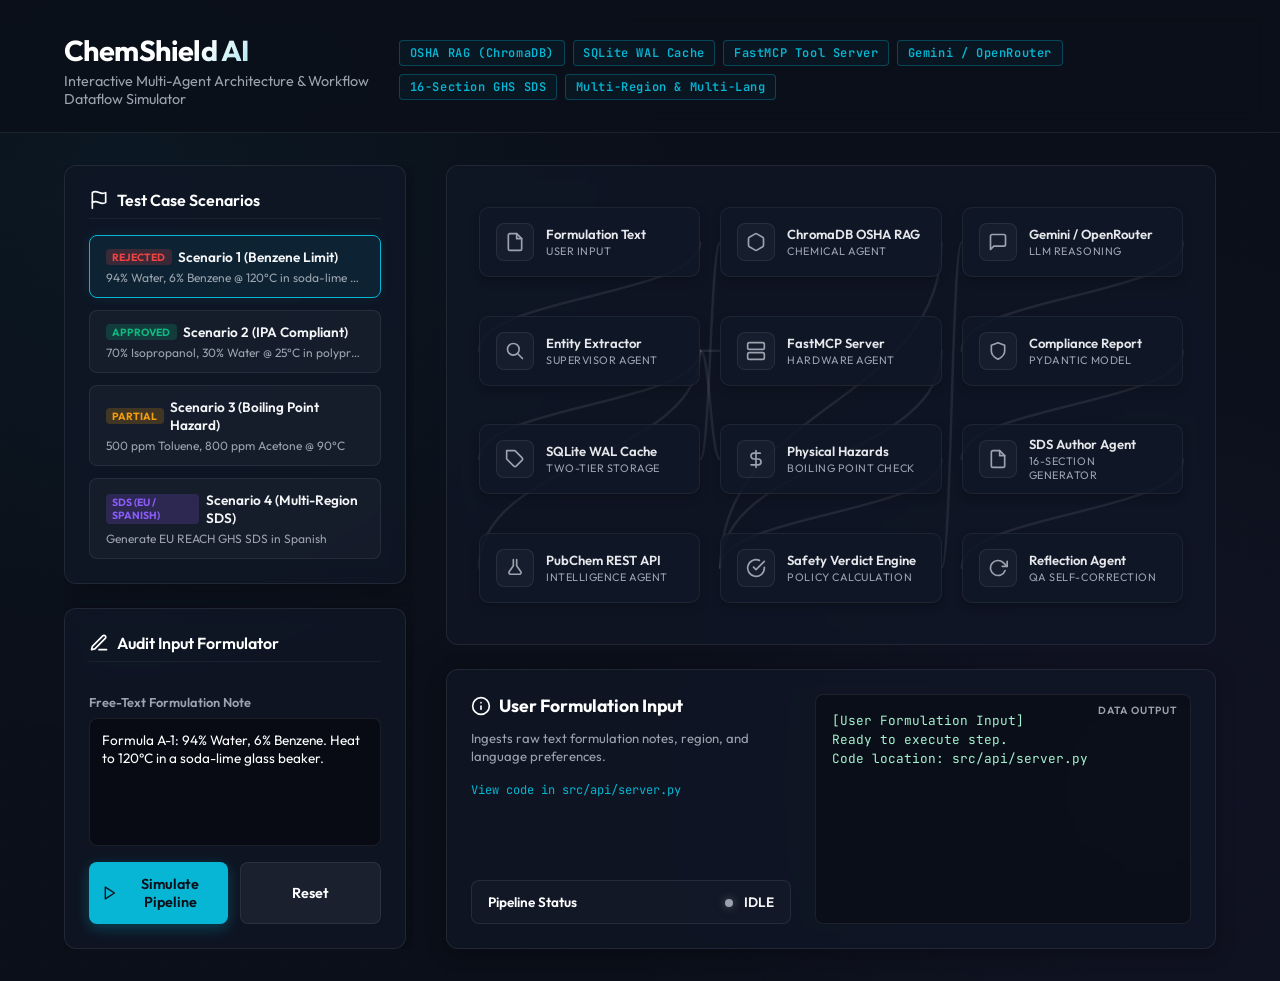
<file: docs/interactive_dataflow.html>
<!DOCTYPE html>
<html lang="en">
<head>
    <meta charset="UTF-8">
    <meta name="viewport" content="width=device-width, initial-scale=1.0">
    <title>Interactive Data Flow Simulator - ChemShield AI</title>
    <meta name="description" content="Interactive architecture and dataflow simulation for ChemShield AI Multi-Agent OSHA Chemical Compliance & Multi-Region GHS SDS Platform.">
    
    <!-- Google Fonts -->
    <link rel="preconnect" href="https://fonts.googleapis.com">
    <link rel="preconnect" href="https://fonts.gstatic.com" crossorigin>
    <link href="https://fonts.googleapis.com/css2?family=Outfit:wght@300;400;500;600;700&family=JetBrains+Mono:wght@400;500;600&display=swap" rel="stylesheet">
    
    <style>
        :root {
            --bg-color: #0b0f19;
            --card-bg: rgba(17, 24, 39, 0.7);
            --border-color: rgba(255, 255, 255, 0.08);
            --text-color: #f3f4f6;
            --text-muted: #9ca3af;
            
            --primary: #06b6d4; /* Cyan */
            --primary-glow: rgba(6, 182, 212, 0.15);
            
            --success: #10b981; /* Green */
            --success-glow: rgba(16, 185, 129, 0.15);
            
            --warning: #f59e0b; /* Amber */
            --warning-glow: rgba(245, 158, 11, 0.15);
            
            --danger: #ef4444; /* Red */
            --danger-glow: rgba(239, 68, 68, 0.15);
            
            --purple: #8b5cf6; /* Violet */
            --purple-glow: rgba(139, 92, 246, 0.15);
        }

        * {
            box-sizing: border-box;
            margin: 0;
            padding: 0;
        }

        body {
            font-family: 'Outfit', sans-serif;
            background-color: var(--bg-color);
            color: var(--text-color);
            min-height: 100vh;
            display: flex;
            flex-direction: column;
            overflow-x: hidden;
            background-image: 
                radial-gradient(circle at 10% 20%, rgba(6, 182, 212, 0.05) 0%, transparent 40%),
                radial-gradient(circle at 90% 80%, rgba(139, 92, 246, 0.05) 0%, transparent 40%),
                linear-gradient(rgba(255, 255, 255, 0.003) 1px, transparent 1px),
                linear-gradient(90deg, rgba(255, 255, 255, 0.003) 1px, transparent 1px);
            background-size: 100% 100%, 100% 100%, 40px 40px, 40px 40px;
        }

        header {
            padding: 2rem 4rem 1.5rem;
            border-bottom: 1px solid var(--border-color);
            background: rgba(11, 15, 25, 0.8);
            backdrop-filter: blur(12px);
            z-index: 10;
        }

        .header-container {
            max-width: 1400px;
            margin: 0 auto;
            display: flex;
            justify-content: space-between;
            align-items: center;
        }

        .logo-section h1 {
            font-size: 1.8rem;
            font-weight: 700;
            letter-spacing: -0.02em;
            background: linear-gradient(135deg, #fff 40%, var(--primary) 100%);
            -webkit-background-clip: text;
            -webkit-text-fill-color: transparent;
            display: flex;
            align-items: center;
            gap: 0.75rem;
        }

        .logo-section p {
            font-size: 0.9rem;
            color: var(--text-muted);
            margin-top: 0.25rem;
        }

        .badge-list {
            display: flex;
            gap: 0.5rem;
            flex-wrap: wrap;
        }

        .tech-badge {
            background: rgba(255, 255, 255, 0.05);
            border: 1px solid var(--border-color);
            padding: 0.25rem 0.6rem;
            border-radius: 4px;
            font-size: 0.75rem;
            font-weight: 600;
            letter-spacing: 0.05em;
            color: var(--text-muted);
            font-family: 'JetBrains Mono', monospace;
        }

        .tech-badge.active {
            color: var(--primary);
            border-color: rgba(6, 182, 212, 0.3);
            background: rgba(6, 182, 212, 0.05);
        }

        /* Main Workspace Layout */
        main {
            flex: 1;
            max-width: 1600px;
            width: 100%;
            margin: 0 auto;
            padding: 2rem 4rem;
            display: grid;
            grid-template-columns: 350px 1fr;
            gap: 2rem;
            min-height: 750px;
        }

        /* Sidebar Control Center */
        .sidebar {
            display: flex;
            flex-direction: column;
            gap: 1.5rem;
            overflow-y: auto;
            padding-right: 0.5rem;
        }

        .panel {
            background: var(--card-bg);
            border: 1px solid var(--border-color);
            border-radius: 12px;
            padding: 1.5rem;
            backdrop-filter: blur(8px);
            box-shadow: 0 4px 20px rgba(0, 0, 0, 0.3);
        }

        .panel-title {
            font-size: 1rem;
            font-weight: 600;
            margin-bottom: 1rem;
            display: flex;
            align-items: center;
            gap: 0.5rem;
            color: #fff;
            border-bottom: 1px solid rgba(255, 255, 255, 0.05);
            padding-bottom: 0.5rem;
        }

        .preset-grid {
            display: flex;
            flex-direction: column;
            gap: 0.75rem;
        }

        .preset-btn {
            background: rgba(255, 255, 255, 0.03);
            border: 1px solid var(--border-color);
            padding: 0.75rem 1rem;
            border-radius: 8px;
            color: var(--text-color);
            text-align: left;
            cursor: pointer;
            transition: all 0.25s ease;
            font-family: inherit;
            display: flex;
            flex-direction: column;
            gap: 0.25rem;
        }

        .preset-btn:hover {
            background: rgba(255, 255, 255, 0.06);
            border-color: rgba(255, 255, 255, 0.15);
        }

        .preset-btn.selected {
            background: rgba(6, 182, 212, 0.08);
            border-color: var(--primary);
            box-shadow: 0 0 12px rgba(6, 182, 212, 0.1);
        }

        .preset-name {
            font-weight: 600;
            font-size: 0.85rem;
            display: flex;
            align-items: center;
            gap: 0.4rem;
        }

        .preset-desc {
            font-size: 0.75rem;
            color: var(--text-muted);
            white-space: nowrap;
            overflow: hidden;
            text-overflow: ellipsis;
            max-width: 100%;
        }

        .preset-badge {
            font-size: 0.65rem;
            padding: 0.1rem 0.4rem;
            border-radius: 4px;
            font-weight: 700;
            text-transform: uppercase;
        }

        .preset-badge.pass { background: rgba(16, 185, 129, 0.2); color: var(--success); }
        .preset-badge.fail { background: rgba(239, 68, 68, 0.2); color: var(--danger); }
        .preset-badge.partial { background: rgba(245, 158, 11, 0.2); color: var(--warning); }
        .preset-badge.sds { background: rgba(139, 92, 246, 0.2); color: var(--purple); }

        .form-group {
            display: flex;
            flex-direction: column;
            gap: 0.5rem;
            margin-top: 1rem;
        }

        .form-group label {
            font-size: 0.8rem;
            font-weight: 600;
            color: var(--text-muted);
        }

        textarea {
            width: 100%;
            height: 100px;
            background: rgba(0, 0, 0, 0.4);
            border: 1px solid var(--border-color);
            border-radius: 8px;
            padding: 0.75rem;
            color: #fff;
            font-family: inherit;
            font-size: 0.85rem;
            resize: none;
            transition: border-color 0.2s ease;
        }

        textarea:focus {
            outline: none;
            border-color: var(--primary);
        }

        .sim-controls {
            display: flex;
            gap: 0.75rem;
            margin-top: 1rem;
        }

        .btn {
            flex: 1;
            padding: 0.8rem;
            border-radius: 8px;
            font-weight: 600;
            cursor: pointer;
            transition: all 0.2s ease;
            font-family: inherit;
            font-size: 0.9rem;
            display: flex;
            align-items: center;
            justify-content: center;
            gap: 0.5rem;
        }

        .btn-primary {
            background: var(--primary);
            color: #0b0f19;
            border: none;
            box-shadow: 0 4px 14px rgba(6, 182, 212, 0.3);
        }

        .btn-primary:hover:not(:disabled) {
            background: #22d3ee;
            transform: translateY(-1px);
        }

        .btn-primary:disabled {
            opacity: 0.5;
            cursor: not-allowed;
        }

        .btn-secondary {
            background: rgba(255, 255, 255, 0.05);
            border: 1px solid var(--border-color);
            color: #fff;
        }

        .btn-secondary:hover {
            background: rgba(255, 255, 255, 0.1);
        }

        /* Visualization Sandbox */
        .viz-container {
            display: grid;
            grid-template-rows: 1fr 280px;
            gap: 1.5rem;
            height: 100%;
        }

        /* Node Canvas */
        .canvas-card {
            background: var(--card-bg);
            border: 1px solid var(--border-color);
            border-radius: 12px;
            position: relative;
            overflow: hidden;
            display: flex;
            align-items: center;
            justify-content: center;
            backdrop-filter: blur(8px);
            min-height: 480px;
        }

        .canvas-grid-bg {
            position: absolute;
            top: 0;
            left: 0;
            width: 100%;
            height: 100%;
            z-index: 1;
            opacity: 0.35;
        }

        /* SVG lines for animation */
        .connections-svg {
            position: absolute;
            top: 0;
            left: 0;
            width: 100%;
            height: 100%;
            z-index: 2;
            pointer-events: none;
        }

        .connection-line {
            fill: none;
            stroke: rgba(255, 255, 255, 0.08);
            stroke-width: 2.5;
            stroke-linecap: round;
        }

        .connection-pulse {
            fill: none;
            stroke: var(--primary);
            stroke-width: 3.5;
            stroke-linecap: round;
            stroke-dasharray: 10, 150;
            stroke-dashoffset: 0;
            opacity: 0;
        }

        @keyframes pulse-flow {
            0% {
                stroke-dashoffset: 160;
                opacity: 1;
            }
            100% {
                stroke-dashoffset: 0;
                opacity: 1;
            }
        }

        .pulse-active {
            animation: pulse-flow 1.5s linear infinite;
        }

        /* Diagram Architecture Nodes Grid */
        .nodes-layer {
            position: relative;
            width: 100%;
            height: 100%;
            z-index: 3;
            display: grid;
            grid-template-columns: repeat(3, 1fr);
            grid-template-rows: repeat(4, 1fr);
            padding: 2rem;
            gap: 1.25rem;
        }

        .node {
            background: rgba(17, 24, 39, 0.85);
            border: 1px solid rgba(255, 255, 255, 0.06);
            border-radius: 10px;
            padding: 0.85rem 1rem;
            display: flex;
            align-items: center;
            gap: 0.75rem;
            transition: all 0.3s cubic-bezier(0.4, 0, 0.2, 1);
            position: relative;
            cursor: pointer;
            box-shadow: 0 4px 10px rgba(0, 0, 0, 0.2);
            align-self: center;
            justify-self: center;
            width: 100%;
            max-width: 250px;
            height: 70px;
        }

        .node:hover {
            border-color: rgba(255, 255, 255, 0.15);
            transform: translateY(-2px);
            background: rgba(31, 41, 55, 0.9);
        }

        /* Node Position Grid Mapping */
        #node-input     { grid-column: 1; grid-row: 1; }
        #node-extractor { grid-column: 1; grid-row: 2; }
        #node-cache     { grid-column: 1; grid-row: 3; }
        #node-pubchem   { grid-column: 1; grid-row: 4; }
        
        #node-rag       { grid-column: 2; grid-row: 1; }
        #node-mcp       { grid-column: 2; grid-row: 2; }
        #node-phys      { grid-column: 2; grid-row: 3; }
        #node-solver    { grid-column: 2; grid-row: 4; }
        
        #node-llm       { grid-column: 3; grid-row: 1; }
        #node-pydantic  { grid-column: 3; grid-row: 2; }
        #node-sds       { grid-column: 3; grid-row: 3; }
        #node-reflect   { grid-column: 3; grid-row: 4; }

        .node-icon-wrapper {
            width: 38px;
            height: 38px;
            border-radius: 8px;
            background: rgba(255, 255, 255, 0.03);
            border: 1px solid var(--border-color);
            display: flex;
            align-items: center;
            justify-content: center;
            flex-shrink: 0;
            color: var(--text-muted);
            transition: all 0.3s ease;
        }

        .node-info {
            display: flex;
            flex-direction: column;
            overflow: hidden;
        }

        .node-name {
            font-size: 0.82rem;
            font-weight: 600;
            color: #e5e7eb;
        }

        .node-meta {
            font-size: 0.68rem;
            color: var(--text-muted);
            margin-top: 0.1rem;
            text-transform: uppercase;
            letter-spacing: 0.05em;
        }

        /* State Classes */
        .node.active-now {
            border-color: var(--primary);
            box-shadow: 0 0 15px var(--primary-glow);
            background: rgba(6, 182, 212, 0.07);
        }
        .node.active-now .node-icon-wrapper {
            background: rgba(6, 182, 212, 0.1);
            color: var(--primary);
            border-color: rgba(6, 182, 212, 0.3);
        }

        .node.completed {
            border-color: rgba(16, 185, 129, 0.3);
            background: rgba(16, 185, 129, 0.02);
        }
        .node.completed .node-icon-wrapper {
            color: var(--success);
            border-color: rgba(16, 185, 129, 0.2);
        }

        .node.failed-state {
            border-color: rgba(239, 68, 68, 0.4);
            background: rgba(239, 68, 68, 0.03);
        }
        .node.failed-state .node-icon-wrapper {
            color: var(--danger);
            border-color: rgba(239, 68, 68, 0.3);
        }

        /* Interactive Inspector Panel */
        .inspector-panel {
            display: grid;
            grid-template-columns: 320px 1fr;
            gap: 1.5rem;
            height: 100%;
        }

        .inspector-meta {
            display: flex;
            flex-direction: column;
            gap: 0.75rem;
        }

        .inspector-title {
            font-size: 1.1rem;
            font-weight: 700;
            color: #fff;
            display: flex;
            align-items: center;
            gap: 0.5rem;
        }

        .inspector-desc {
            font-size: 0.82rem;
            color: var(--text-muted);
            line-height: 1.4;
        }

        .inspector-source-link {
            font-size: 0.75rem;
            font-family: 'JetBrains Mono', monospace;
            color: var(--primary);
            text-decoration: none;
            display: inline-flex;
            align-items: center;
            gap: 0.25rem;
            margin-top: 0.25rem;
        }

        .inspector-source-link:hover {
            text-decoration: underline;
        }

        .data-display {
            background: rgba(0, 0, 0, 0.3);
            border: 1px solid var(--border-color);
            border-radius: 8px;
            padding: 1rem;
            overflow-y: auto;
            font-family: 'JetBrains Mono', monospace;
            font-size: 0.8rem;
            line-height: 1.5;
            color: #a7f3d0;
            position: relative;
        }

        .data-display::before {
            content: 'DATA OUTPUT';
            position: absolute;
            top: 0.5rem;
            right: 0.75rem;
            font-size: 0.65rem;
            color: var(--text-muted);
            font-family: 'Outfit', sans-serif;
            font-weight: 600;
            letter-spacing: 0.08em;
        }

        .status-tracker {
            display: flex;
            align-items: center;
            justify-content: space-between;
            background: rgba(255, 255, 255, 0.02);
            border: 1px solid var(--border-color);
            padding: 0.75rem 1rem;
            border-radius: 8px;
            font-size: 0.85rem;
            margin-top: auto;
        }

        .status-dot {
            width: 8px;
            height: 8px;
            border-radius: 50%;
            background: var(--text-muted);
            display: inline-block;
            box-shadow: 0 0 8px rgba(156, 163, 175, 0.5);
            transition: all 0.3s ease;
        }

        .status-dot.idle { background: #9ca3af; box-shadow: 0 0 8px rgba(156, 163, 175, 0.5); }
        .status-dot.running { background: var(--primary); box-shadow: 0 0 8px rgba(6, 182, 212, 0.8); }
        .status-dot.passed { background: var(--success); box-shadow: 0 0 8px rgba(16, 185, 129, 0.8); }
        .status-dot.failed { background: var(--danger); box-shadow: 0 0 8px rgba(239, 68, 68, 0.8); }
        .status-dot.partial { background: var(--warning); box-shadow: 0 0 8px rgba(245, 158, 11, 0.8); }

        .pipeline-status-text {
            font-weight: 600;
            color: #fff;
        }

        /* Output Preview Modal */
        .output-preview-card {
            background: rgba(11, 15, 25, 0.95);
            border: 1px solid rgba(6, 182, 212, 0.2);
            border-radius: 12px;
            padding: 1.5rem;
            box-shadow: 0 10px 30px rgba(0, 0, 0, 0.5);
            max-width: 650px;
            width: 90%;
            position: fixed;
            top: 50%;
            left: 50%;
            transform: translate(-50%, -50%) scale(0.9);
            z-index: 100;
            opacity: 0;
            pointer-events: none;
            transition: all 0.3s cubic-bezier(0.4, 0, 0.2, 1);
        }

        .output-preview-card.show {
            opacity: 1;
            transform: translate(-50%, -50%) scale(1);
            pointer-events: auto;
        }

        .overlay {
            position: fixed;
            top: 0;
            left: 0;
            width: 100%;
            height: 100%;
            background: rgba(0, 0, 0, 0.7);
            backdrop-filter: blur(4px);
            z-index: 90;
            opacity: 0;
            pointer-events: none;
            transition: opacity 0.3s ease;
        }

        .overlay.show {
            opacity: 1;
            pointer-events: auto;
        }

        .preview-header {
            display: flex;
            justify-content: space-between;
            align-items: center;
            margin-bottom: 1rem;
            border-bottom: 1px solid var(--border-color);
            padding-bottom: 0.75rem;
        }

        .preview-close {
            background: none;
            border: none;
            color: var(--text-muted);
            cursor: pointer;
            font-size: 1.2rem;
        }

        .preview-close:hover {
            color: #fff;
        }

        .card-badge {
            font-size: 1.2rem;
            font-weight: 700;
            margin-bottom: 0.5rem;
        }

        .output-card {
            background: #1f2937;
            border: 1px solid #374151;
            border-radius: 8px;
            padding: 1rem;
            margin-bottom: 0.75rem;
            box-shadow: 0 2px 4px rgba(0,0,0,0.1);
        }
        
        .output-card.pass { border-left: 4px solid var(--success); }
        .output-card.fail { border-left: 4px solid var(--danger); }

        .output-card-title {
            font-weight: 600;
            font-size: 0.95rem;
            display: flex;
            justify-content: space-between;
            align-items: center;
            margin-bottom: 0.4rem;
        }

        .output-card-label {
            font-size: 0.7rem;
            text-transform: uppercase;
            color: var(--text-muted);
            font-weight: 600;
            margin-top: 0.4rem;
        }

        .output-card-value {
            font-size: 0.85rem;
            color: #e5e7eb;
        }

        .output-citation {
            background: #111827;
            border: 1px solid #1f2937;
            border-radius: 6px;
            padding: 0.5rem;
            font-size: 0.75rem;
            color: var(--text-muted);
            margin-top: 0.5rem;
            font-style: italic;
        }

        .output-grid {
            display: grid;
            grid-template-columns: 1fr 1fr;
            gap: 1rem;
            max-height: 250px;
            overflow-y: auto;
            padding-right: 0.25rem;
        }

        .output-grid-col h5 {
            font-size: 0.8rem;
            color: var(--text-muted);
            text-transform: uppercase;
            letter-spacing: 0.05em;
            margin-bottom: 0.5rem;
        }

        svg.node-icon {
            width: 20px;
            height: 20px;
            fill: none;
            stroke: currentColor;
            stroke-width: 2;
            stroke-linecap: round;
            stroke-linejoin: round;
        }

        @media(max-width: 1100px) {
            main {
                grid-template-columns: 1fr;
                height: auto;
                overflow: visible;
            }
            .sidebar {
                height: auto;
            }
            .viz-container {
                grid-template-rows: 550px auto;
            }
            .nodes-layer {
                padding: 1rem;
                gap: 1rem;
            }
            .node {
                max-width: 100%;
                height: auto;
                padding: 0.75rem;
            }
            .inspector-panel {
                grid-template-columns: 1fr;
            }
        }
    </style>
</head>
<body>

    <!-- Header -->
    <header>
        <div class="header-container">
            <div class="logo-section">
                <h1>ChemShield AI</h1>
                <p>Interactive Multi-Agent Architecture & Workflow Dataflow Simulator</p>
            </div>
            <div class="badge-list">
                <span class="tech-badge active">OSHA RAG (ChromaDB)</span>
                <span class="tech-badge active">SQLite WAL Cache</span>
                <span class="tech-badge active">FastMCP Tool Server</span>
                <span class="tech-badge active">Gemini / OpenRouter</span>
                <span class="tech-badge active">16-Section GHS SDS</span>
                <span class="tech-badge active">Multi-Region & Multi-Lang</span>
            </div>
        </div>
    </header>

    <!-- Main Workspace -->
    <main>
        
        <!-- Sidebar Controls -->
        <div class="sidebar">
            
            <div class="panel">
                <div class="panel-title">
                    <svg class="node-icon" viewBox="0 0 24 24"><path d="M4 15s1-1 4-1 5 2 8 2 4-1 4-1V3s-1 1-4 1-5-2-8-2-4 1-4 1z"></path><line x1="4" y1="22" x2="4" y2="15"></line></svg>
                    Test Case Scenarios
                </div>
                <div class="preset-grid">
                    <button class="preset-btn selected" id="preset-1" onclick="loadPreset(1)">
                        <div class="preset-name">
                            <span class="preset-badge fail">REJECTED</span>
                            Scenario 1 (Benzene Limit)
                        </div>
                        <div class="preset-desc">94% Water, 6% Benzene @ 120°C in soda-lime glass</div>
                    </button>
                    <button class="preset-btn" id="preset-2" onclick="loadPreset(2)">
                        <div class="preset-name">
                            <span class="preset-badge pass">APPROVED</span>
                            Scenario 2 (IPA Compliant)
                        </div>
                        <div class="preset-desc">70% Isopropanol, 30% Water @ 25°C in polypropylene</div>
                    </button>
                    <button class="preset-btn" id="preset-3" onclick="loadPreset(3)">
                        <div class="preset-name">
                            <span class="preset-badge partial">PARTIAL</span>
                            Scenario 3 (Boiling Point Hazard)
                        </div>
                        <div class="preset-desc">500 ppm Toluene, 800 ppm Acetone @ 90°C</div>
                    </button>
                    <button class="preset-btn" id="preset-4" onclick="loadPreset(4)">
                        <div class="preset-name">
                            <span class="preset-badge sds">SDS (EU / SPANISH)</span>
                            Scenario 4 (Multi-Region SDS)
                        </div>
                        <div class="preset-desc">Generate EU REACH GHS SDS in Spanish</div>
                    </button>
                </div>
            </div>

            <div class="panel" style="flex: 1; display: flex; flex-direction: column;">
                <div class="panel-title">
                    <svg class="node-icon" viewBox="0 0 24 24"><path d="M12 20h9"></path><path d="M16.5 3.5a2.121 2.121 0 0 1 3 3L7 19l-4 1 1-4L16.5 3.5z"></path></svg>
                    Audit Input Formulator
                </div>
                <div class="form-group" style="flex: 1; display: flex; flex-direction: column;">
                    <label for="formulation-input">Free-Text Formulation Note</label>
                    <textarea id="formulation-input" style="flex: 1;" placeholder="Enter lab formulation notes, container name, and temperature..."></textarea>
                </div>
                <div class="sim-controls">
                    <button class="btn btn-primary" id="run-btn" onclick="startSimulation()">
                        <svg class="node-icon" viewBox="0 0 24 24" style="stroke: #0b0f19;"><polygon points="5 3 19 12 5 21 5 3"></polygon></svg>
                        Simulate Pipeline
                    </button>
                    <button class="btn btn-secondary" onclick="resetSimulator()">
                        Reset
                    </button>
                </div>
            </div>

        </div>

        <!-- Viz Container -->
        <div class="viz-container">
            
            <!-- Nodes Canvas Grid -->
            <div class="canvas-card">
                <div class="canvas-grid-bg"></div>
                
                <!-- SVG Vector Connections -->
                <svg class="connections-svg" id="canvas-svg">
                    <path class="connection-line" id="line-input-extractor" />
                    <path class="connection-pulse" id="pulse-input-extractor" />
                    
                    <path class="connection-line" id="line-extractor-cache" />
                    <path class="connection-pulse" id="pulse-extractor-cache" />

                    <path class="connection-line" id="line-extractor-pubchem" />
                    <path class="connection-pulse" id="pulse-extractor-pubchem" />
                    
                    <path class="connection-line" id="line-cache-rag" />
                    <path class="connection-pulse" id="pulse-cache-rag" />
                    
                    <path class="connection-line" id="line-extractor-mcp" />
                    <path class="connection-pulse" id="pulse-extractor-mcp" />
                    
                    <path class="connection-line" id="line-extractor-phys" />
                    <path class="connection-pulse" id="pulse-extractor-phys" />
                    
                    <path class="connection-line" id="line-rag-solver" />
                    <path class="connection-pulse" id="pulse-rag-solver" />
                    
                    <path class="connection-line" id="line-mcp-solver" />
                    <path class="connection-pulse" id="pulse-mcp-solver" />
                    
                    <path class="connection-line" id="line-phys-solver" />
                    <path class="connection-pulse" id="pulse-phys-solver" />
                    
                    <path class="connection-line" id="line-solver-llm" />
                    <path class="connection-pulse" id="pulse-solver-llm" />
                    
                    <path class="connection-line" id="line-llm-pydantic" />
                    <path class="connection-pulse" id="pulse-llm-pydantic" />
                    
                    <path class="connection-line" id="line-pydantic-sds" />
                    <path class="connection-pulse" id="pulse-pydantic-sds" />

                    <path class="connection-line" id="line-sds-reflect" />
                    <path class="connection-pulse" id="pulse-sds-reflect" />
                </svg>

                <div class="nodes-layer">
                    
                    <!-- Col 1: Extractor & Ingestion -->
                    <div class="node" id="node-input" onclick="inspectNode('input')">
                        <div class="node-icon-wrapper">
                            <svg class="node-icon" viewBox="0 0 24 24"><path d="M14 2H6a2 2 0 0 0-2 2v16a2 2 0 0 0 2 2h12a2 2 0 0 0 2-2V8z"></path><polyline points="14 2 14 8 20 8"></polyline></svg>
                        </div>
                        <div class="node-info">
                            <span class="node-name">Formulation Text</span>
                            <span class="node-meta">User Input</span>
                        </div>
                    </div>

                    <div class="node" id="node-extractor" onclick="inspectNode('extractor')">
                        <div class="node-icon-wrapper">
                            <svg class="node-icon" viewBox="0 0 24 24"><path d="M21 21l-6-6m2-5a7 7 0 11-14 0 7 7 0 0114 0z"></path></svg>
                        </div>
                        <div class="node-info">
                            <span class="node-name">Entity Extractor</span>
                            <span class="node-meta">Supervisor Agent</span>
                        </div>
                    </div>

                    <div class="node" id="node-cache" onclick="inspectNode('cache')">
                        <div class="node-icon-wrapper">
                            <svg class="node-icon" viewBox="0 0 24 24"><path d="M20.59 13.41l-7.17 7.17a2 2 0 0 1-2.83 0L2 12V2h10l8.59 8.59a2 2 0 0 1 0 2.82z"></path></svg>
                        </div>
                        <div class="node-info">
                            <span class="node-name">SQLite WAL Cache</span>
                            <span class="node-meta">Two-Tier Storage</span>
                        </div>
                    </div>

                    <div class="node" id="node-pubchem" onclick="inspectNode('pubchem')">
                        <div class="node-icon-wrapper">
                            <svg class="node-icon" viewBox="0 0 24 24"><path d="M10 2v7.31L4.93 16.5A2 2 0 0 0 6.6 19.5h10.8a2 2 0 0 0 1.67-3L14 9.31V2"></path></svg>
                        </div>
                        <div class="node-info">
                            <span class="node-name">PubChem REST API</span>
                            <span class="node-meta">Intelligence Agent</span>
                        </div>
                    </div>

                    <!-- Col 2: Specialized Auditing Agents -->
                    <div class="node" id="node-rag" onclick="inspectNode('rag')">
                        <div class="node-icon-wrapper">
                            <svg class="node-icon" viewBox="0 0 24 24"><path d="M21 16V8a2 2 0 0 0-1-1.73l-7-4a2 2 0 0 0-2 0l-7 4A2 2 0 0 0 3 8v8a2 2 0 0 0 1 1.73l7 4a2 2 0 0 0 2 0l7-4A2 2 0 0 0 21 16z"></path></svg>
                        </div>
                        <div class="node-info">
                            <span class="node-name">ChromaDB OSHA RAG</span>
                            <span class="node-meta">Chemical Agent</span>
                        </div>
                    </div>

                    <div class="node" id="node-mcp" onclick="inspectNode('mcp')">
                        <div class="node-icon-wrapper">
                            <svg class="node-icon" viewBox="0 0 24 24"><rect x="2" y="2" width="20" height="8" rx="2" ry="2"></rect><rect x="2" y="14" width="20" height="8" rx="2" ry="2"></rect></svg>
                        </div>
                        <div class="node-info">
                            <span class="node-name">FastMCP Server</span>
                            <span class="node-meta">Hardware Agent</span>
                        </div>
                    </div>

                    <div class="node" id="node-phys" onclick="inspectNode('phys')">
                        <div class="node-icon-wrapper">
                            <svg class="node-icon" viewBox="0 0 24 24"><path d="M12 2v20M17 5H9.5a3.5 3.5 0 0 0 0 7h5a3.5 3.5 0 0 1 0 7H6"></path></svg>
                        </div>
                        <div class="node-info">
                            <span class="node-name">Physical Hazards</span>
                            <span class="node-meta">Boiling Point Check</span>
                        </div>
                    </div>

                    <div class="node" id="node-solver" onclick="inspectNode('solver')">
                        <div class="node-icon-wrapper">
                            <svg class="node-icon" viewBox="0 0 24 24"><path d="M22 11.08V12a10 10 0 1 1-5.93-9.14"></path><polyline points="22 4 12 14.01 9 11.01"></polyline></svg>
                        </div>
                        <div class="node-info">
                            <span class="node-name">Safety Verdict Engine</span>
                            <span class="node-meta">Policy Calculation</span>
                        </div>
                    </div>

                    <!-- Col 3: Synthesis & SDS Loop -->
                    <div class="node" id="node-llm" onclick="inspectNode('llm')">
                        <div class="node-icon-wrapper">
                            <svg class="node-icon" viewBox="0 0 24 24"><path d="M21 15a2 2 0 0 1-2 2H7l-4 4V5a2 2 0 0 1 2-2h14a2 2 0 0 1 2 2z"></path></svg>
                        </div>
                        <div class="node-info">
                            <span class="node-name">Gemini / OpenRouter</span>
                            <span class="node-meta">LLM Reasoning</span>
                        </div>
                    </div>

                    <div class="node" id="node-pydantic" onclick="inspectNode('pydantic')">
                        <div class="node-icon-wrapper">
                            <svg class="node-icon" viewBox="0 0 24 24"><path d="M12 22s8-4 8-10V5l-8-3-8 3v7c0 6 8 10 8 10z"></path></svg>
                        </div>
                        <div class="node-info">
                            <span class="node-name">Compliance Report</span>
                            <span class="node-meta">Pydantic Model</span>
                        </div>
                    </div>

                    <div class="node" id="node-sds" onclick="inspectNode('sds')">
                        <div class="node-icon-wrapper">
                            <svg class="node-icon" viewBox="0 0 24 24"><path d="M14 2H6a2 2 0 0 0-2 2v16a2 2 0 0 0 2 2h12a2 2 0 0 0 2-2V8z"></path><path d="M14 2v6h6"></path></svg>
                        </div>
                        <div class="node-info">
                            <span class="node-name">SDS Author Agent</span>
                            <span class="node-meta">16-Section Generator</span>
                        </div>
                    </div>

                    <div class="node" id="node-reflect" onclick="inspectNode('reflect')">
                        <div class="node-icon-wrapper">
                            <svg class="node-icon" viewBox="0 0 24 24"><path d="M23 4v6h-6"></path><path d="M20.49 15a9 9 0 1 1-2.12-9.36L23 10"></path></svg>
                        </div>
                        <div class="node-info">
                            <span class="node-name">Reflection Agent</span>
                            <span class="node-meta">QA Self-Correction</span>
                        </div>
                    </div>

                </div>
            </div>

            <!-- Inspector Panel -->
            <div class="panel">
                <div class="inspector-panel">
                    
                    <div class="inspector-meta">
                        <div class="inspector-title" id="ins-title">
                            <svg class="node-icon" viewBox="0 0 24 24"><circle cx="12" cy="12" r="10"></circle><line x1="12" y1="16" x2="12" y2="12"></line><line x1="12" y1="8" x2="12.01" y2="8"></line></svg>
                            Step Inspector
                        </div>
                        <div class="inspector-desc" id="ins-desc">
                            Select a node in the diagram above or click "Simulate Pipeline" to inspect the data schemas, agent states, and execution trace for each pipeline stage.
                        </div>
                        <a href="#" class="inspector-source-link" id="ins-link" target="_blank">
                            <svg class="node-icon" viewBox="0 0 24 24" style="width:12px; height:12px;"><path d="M18 13v6a2 2 0 0 1-2 2H5a2 2 0 0 1-2-2V8a2 2 0 0 1 2-2h6"></path><polyline points="15 3 21 3 21 9"></polyline></svg>
                            View Source Code
                        </a>
                        
                        <div class="status-tracker">
                            <span class="pipeline-status-text">Pipeline Status</span>
                            <span id="pipeline-status-badge">
                                <span class="status-dot idle" id="status-dot"></span>
                                <span style="margin-left: 0.5rem; font-weight:600;" id="status-text">IDLE</span>
                            </span>
                        </div>
                    </div>

                    <pre class="data-display" id="ins-data">Select a step to inspect variables...</pre>

                </div>
            </div>

        </div>

    </main>

    <!-- Overlay & Output Preview -->
    <div class="overlay" id="overlay" onclick="closePreview()"></div>
    <div class="output-preview-card" id="preview-card">
        <div class="preview-header">
            <h3 style="font-weight: 700; display:flex; align-items:center; gap:0.5rem;">
                <svg class="node-icon" viewBox="0 0 24 24" style="color:var(--primary);"><path d="M2 3h6a4 4 0 0 1 4 4v14a3 3 0 0 0-3-3H2z"></path><path d="M22 3h-6a4 4 0 0 0-4 4v14a3 3 0 0 1 3-3h7z"></path></svg>
                ChemShield AI Pipeline Output
            </h3>
            <button class="preview-close" onclick="closePreview()">&times;</button>
        </div>
        
        <div class="card-badge" id="gr-badge">APPROVED</div>
        <div style="font-size: 0.85rem; color: var(--text-muted); margin-bottom: 1rem; border-bottom: 1px solid var(--border-color); padding-bottom: 0.5rem;" id="gr-speed">
            Audit completed using Google Gemini 3.6 Flash / Multi-Agent Pipeline
        </div>
        
        <div style="background: rgba(255,255,255,0.03); padding: 0.75rem; border-radius: 6px; font-size: 0.9rem; margin-bottom: 1.2rem; border-left: 3px solid var(--primary);" id="gr-summary">
            All chemical concentrations and hardware parameters are compliant with safety rules.
        </div>

        <div class="output-grid">
            <div class="output-grid-col">
                <h5>Chemical Compliance Flags</h5>
                <div id="gr-chem-cards"></div>
            </div>
            <div class="output-grid-col">
                <h5>Hardware Thermal Safety</h5>
                <div id="gr-hw-cards"></div>
            </div>
        </div>
    </div>

    <!-- Script Logic -->
    <script>
        const HARDWARE_LIMITS = {
            "soda-lime glass": 100,
            "borosilicate glass": 500,
            "stainless steel beaker": 600,
            "polypropylene container": 80
        };

        const BOILING_POINTS = {
            "acetone": 56.0,
            "methanol": 65.0,
            "isopropanol": 82.0,
            "ipa": 82.0,
            "ethanol": 78.0,
            "toluene": 111.0,
            "benzene": 80.1,
            "water": 100.0
        };

        const CHROMADB_DOCS = {
            "benzene": "OSHA Regulation 29 CFR 1910.1028: Benzene is a dangerous occupational carcinogen. The permissible exposure limit is 1 ppm TWA for inhalation. In open-vessel formulations, liquid concentration is limited to 0.1% by volume due to vapor generation risk. Source: OSHA 29 CFR 1910.1028.",
            "acetone": "OSHA Table Z-1 29 CFR 1910.1000: Acetone Permissible Exposure Limit is 1000 ppm TWA. Classified as a highly volatile flammable liquid. Check ventilation requirements. Source: OSHA Table Z-1.",
            "toluene": "OSHA Table Z-2 29 CFR 1910.1000: Toluene exposure limit is 200 ppm TWA. Long-term exposure affects central nervous system. Prevent open skin exposure. Source: OSHA Table Z-2.",
            "isopropanol": "OSHA Table Z-1 29 CFR 1910.1000: Isopropyl alcohol exposure limit is 400 ppm TWA. Highly flammable organic solvent. Source: OSHA Table Z-1."
        };

        const PRESETS = {
            1: {
                text: "Formula A-1: 94% Water, 6% Benzene. Heat to 120°C in a soda-lime glass beaker.",
                parsed: {
                    chemicals: [{ name: "Water", conc: "94%" }, { name: "Benzene", conc: "6%" }],
                    hardware: [{ name: "soda-lime glass", temp: 120 }]
                },
                intent: "audit_and_sds"
            },
            2: {
                text: "Mix 70% Isopropanol and 30% Water. Store in a polypropylene container at 25°C.",
                parsed: {
                    chemicals: [{ name: "Isopropanol", conc: "70%" }, { name: "Water", conc: "30%" }],
                    hardware: [{ name: "polypropylene container", temp: 25 }]
                },
                intent: "audit"
            },
            3: {
                text: "Formulation B: 500 ppm Toluene, 800 ppm Acetone. Heated to 90°C in a polypropylene container.",
                parsed: {
                    chemicals: [{ name: "Toluene", conc: "500 ppm" }, { name: "Acetone", conc: "800 ppm" }],
                    hardware: [{ name: "polypropylene container", temp: 90 }]
                },
                intent: "audit"
            },
            4: {
                text: "Formula E-1: 90% Water, 10% Ethanol. Heat to 45°C in borosilicate glass. Target Region: EU (REACH), Language: Spanish.",
                parsed: {
                    chemicals: [{ name: "Water", conc: "90%" }, { name: "Ethanol", conc: "10%" }],
                    hardware: [{ name: "borosilicate glass", temp: 45 }]
                },
                intent: "audit_and_sds",
                isSDS: true
            }
        };

        const NODE_DETAILS = {
            "input": {
                title: "User Formulation Input",
                desc: "Ingests raw text formulation notes, region, and language preferences.",
                file: "src/api/server.py"
            },
            "extractor": {
                title: "Supervisor Entity Extractor",
                desc: "Parses chemicals, concentrations, hardware items, and temperatures into structured Pydantic models with fuzzy name correction.",
                file: "src/agents/supervisor.py"
            },
            "cache": {
                title: "SQLite Two-Tier Cache",
                desc: "SHA-256 semantic cache checking input_cache and pubchem_cache for sub-10ms cache hits.",
                file: "src/infrastructure/cache.py"
            },
            "pubchem": {
                title: "Intelligence Agent (PubChem REST API)",
                desc: "Fetches official CAS numbers, GHS pictograms, signal words, and hazard statements directly from PubChem REST API.",
                file: "src/infrastructure/pubchem_client.py"
            },
            "rag": {
                title: "Chemical Compliance Agent (ChromaDB RAG)",
                desc: "Queries persistent ChromaDB vector store for OSHA Permissible Exposure Limits (PELs); falls back to Tavily Web Search API if unindexed.",
                file: "src/agents/chemical_agent.py"
            },
            "mcp": {
                title: "Hardware Compliance Agent (FastMCP Protocol)",
                desc: "Checks container thermal limits over stdio transport via FastMCP tool server invocation.",
                file: "src/agents/hardware_agent.py"
            },
            "phys": {
                title: "Physical Hazard Audit",
                desc: "Compares target operating temperature against chemical boiling points to detect secondary boiling/explosion risks.",
                file: "src/agents/chemical_agent.py"
            },
            "solver": {
                title: "Safety Verdict Calculation Engine",
                desc: "Evaluates combined flags to calculate overall safety verdict (APPROVED, REJECTED, PARTIAL).",
                file: "src/agents/supervisor.py"
            },
            "llm": {
                title: "LLM Reasoning & Synthesis Engine",
                desc: "Dispatches Gemini 3.6 Flash (or OpenRouter fallback) for summary synthesis and section authoring.",
                file: "src/infrastructure/llm_client.py"
            },
            "pydantic": {
                title: "ComplianceReport Pydantic Model",
                desc: "Validates and encapsulates structured chemical flags, hardware flags, safety verdict, and pipeline metrics.",
                file: "src/core/models.py"
            },
            "sds": {
                title: "SDS Authoring Agent",
                desc: "Synthesizes formulation facts into a 16-section GHS Safety Data Sheet tailored to region (US, EU, JP, CA, GB) and language.",
                file: "src/agents/sds_author_agent.py"
            },
            "reflect": {
                title: "Reflection Agent (Quality Assurance)",
                desc: "Audits generated SDS document for structural completeness, signal word consistency, and safety disclosures.",
                file: "src/agents/reflection_agent.py"
            }
        };

        let selectedPreset = 1;
        let isSimulating = false;
        let simulationResults = null;

        document.getElementById("formulation-input").value = PRESETS[1].text;

        function drawConnectionLines() {
            const svg = document.getElementById("canvas-svg");
            
            const connections = [
                { from: "node-input", to: "node-extractor", line: "line-input-extractor", pulse: "pulse-input-extractor" },
                { from: "node-extractor", to: "node-cache", line: "line-extractor-cache", pulse: "pulse-extractor-cache" },
                { from: "node-extractor", to: "node-pubchem", line: "line-extractor-pubchem", pulse: "pulse-extractor-pubchem" },
                { from: "node-cache", to: "node-rag", line: "line-cache-rag", pulse: "pulse-cache-rag" },
                { from: "node-extractor", to: "node-mcp", line: "line-extractor-mcp", pulse: "pulse-extractor-mcp" },
                { from: "node-extractor", to: "node-phys", line: "line-extractor-phys", pulse: "pulse-extractor-phys" },
                { from: "node-rag", to: "node-solver", line: "line-rag-solver", pulse: "pulse-rag-solver" },
                { from: "node-mcp", to: "node-solver", line: "line-mcp-solver", pulse: "pulse-mcp-solver" },
                { from: "node-phys", to: "node-solver", line: "line-phys-solver", pulse: "pulse-phys-solver" },
                { from: "node-solver", to: "node-llm", line: "line-solver-llm", pulse: "pulse-solver-llm" },
                { from: "node-llm", to: "node-pydantic", line: "line-llm-pydantic", pulse: "pulse-llm-pydantic" },
                { from: "node-pydantic", to: "node-sds", line: "line-pydantic-sds", pulse: "pulse-pydantic-sds" },
                { from: "node-sds", to: "node-reflect", line: "line-sds-reflect", pulse: "pulse-sds-reflect" }
            ];

            const canvasRect = svg.getBoundingClientRect();

            connections.forEach(conn => {
                const elFrom = document.getElementById(conn.from);
                const elTo = document.getElementById(conn.to);
                const line = document.getElementById(conn.line);
                const pulse = document.getElementById(conn.pulse);

                if (!elFrom || !elTo || !line) return;

                const fromRect = elFrom.getBoundingClientRect();
                const toRect = elTo.getBoundingClientRect();

                const startX = (fromRect.left + fromRect.width) - canvasRect.left;
                const startY = (fromRect.top + fromRect.height / 2) - canvasRect.top;
                const endX = toRect.left - canvasRect.left;
                const endY = (toRect.top + toRect.height / 2) - canvasRect.top;

                let pathD = "";
                if (startX < endX) {
                    const midX = startX + (endX - startX) / 2;
                    pathD = `M ${startX} ${startY} C ${midX} ${startY}, ${midX} ${endY}, ${endX} ${endY}`;
                } else {
                    const midY = startY + (endY - startY) / 2;
                    pathD = `M ${startX} ${startY} C ${startX} ${midY}, ${endX} ${midY}, ${endX} ${endY}`;
                }

                line.setAttribute("d", pathD);
                if (pulse) pulse.setAttribute("d", pathD);
            });
        }

        window.addEventListener("load", () => {
            drawConnectionLines();
            inspectNode('input');
        });
        window.addEventListener("resize", drawConnectionLines);

        function loadPreset(id) {
            if (isSimulating) return;
            selectedPreset = id;
            
            document.querySelectorAll(".preset-btn").forEach(btn => btn.classList.remove("selected"));
            document.getElementById(`preset-${id}`).classList.add("selected");
            document.getElementById("formulation-input").value = PRESETS[id].text;
            resetSimulator();
        }

        function resetSimulator() {
            isSimulating = false;
            simulationResults = null;

            document.querySelectorAll(".node").forEach(node => node.className = "node");
            document.querySelectorAll(".connection-pulse").forEach(pulse => {
                pulse.classList.remove("pulse-active");
                pulse.style.opacity = 0;
            });

            const statusDot = document.getElementById("status-dot");
            statusDot.className = "status-dot idle";
            document.getElementById("status-text").innerText = "IDLE";
            
            inspectNode('input');
            document.getElementById("run-btn").disabled = false;
        }

        function parseFormulation(text) {
            const lower = text.toLowerCase();
            const extracted = { chemicals: [], hardware: [] };

            const patternA = /(\d+(?:\.\d+)?)\s*(%)\s+([A-Za-z\-]+)/g;
            let match;
            const seenChems = new Set();

            while ((match = patternA.exec(text)) !== null) {
                const name = match[3];
                const conc = match[1] + match[2];
                if (!seenChems.has(name.toLowerCase())) {
                    seenChems.add(name.toLowerCase());
                    extracted.chemicals.push({ name, conc });
                }
            }

            const patternB = /(\d+(?:\.\d+)?)\s*(ppm)\s+([A-Za-z\-]+)/gi;
            while ((match = patternB.exec(text)) !== null) {
                const name = match[3];
                const conc = match[1] + " " + match[2];
                if (!seenChems.has(name.toLowerCase())) {
                    seenChems.add(name.toLowerCase());
                    extracted.chemicals.push({ name, conc });
                }
            }

            const tempMatch = text.match(/(\d+(?:\.\d+)?)\s*(?:°[Cc]|[Cc](?!\w)|[Cc]elsius)/i);
            const targetTemp = tempMatch ? parseFloat(tempMatch[1]) : null;

            Object.keys(HARDWARE_LIMITS).forEach(hw => {
                if (lower.includes(hw)) {
                    extracted.hardware.push({ name: hw, temp: targetTemp });
                }
            });

            return extracted;
        }

        function calculateCompliance(extracted) {
            let chemicalFlags = [];
            let hardwareFlags = [];
            let boilingHazards = [];

            extracted.chemicals.forEach(chem => {
                const nameKey = chem.name.toLowerCase();
                if (nameKey === "water") {
                    chemicalFlags.push({
                        chemical_name: chem.name,
                        is_compliant: true,
                        detected_concentration: chem.conc,
                        regulatory_limit: "No OSHA exposure limit",
                        source_citation: "Water is not a regulated hazardous substance under OSHA."
                    });
                    return;
                }

                const doc = CHROMADB_DOCS[nameKey];
                if (!doc) {
                    chemicalFlags.push({
                        chemical_name: chem.name,
                        is_compliant: true,
                        detected_concentration: chem.conc,
                        regulatory_limit: "Unknown: No regulatory data found",
                        source_citation: ""
                    });
                    return;
                }

                let limitPpm = null;
                let limitPct = null;

                const ppmMatch = doc.match(/(\d+(?:\.\d+)?)\s*ppm\s*TWA/i);
                if (ppmMatch) limitPpm = parseFloat(ppmMatch[1]);

                const pctMatch = doc.match(/(\d+(?:\.\d+)?)%\s*by volume/i);
                if (pctMatch) limitPct = parseFloat(pctMatch[1]);

                const concVal = parseFloat(chem.conc);
                const isPct = chem.conc.includes("%");
                const isPpm = chem.conc.toLowerCase().includes("ppm");

                let isCompliant = true;
                let regulatoryLimit = "See OSHA regulations";

                if (isPct && limitPct !== null) {
                    regulatoryLimit = `${limitPct}% by volume (max)`;
                    isCompliant = concVal <= limitPct;
                } else if (isPct && limitPpm !== null) {
                    regulatoryLimit = `${limitPpm} ppm TWA (airborne, not applicable to liquid volume %)`;
                    isCompliant = true;
                } else if (isPpm && limitPpm !== null) {
                    regulatoryLimit = `${limitPpm} ppm TWA`;
                    isCompliant = concVal <= limitPpm;
                }

                chemicalFlags.push({
                    chemical_name: chem.name,
                    is_compliant: isCompliant,
                    detected_concentration: chem.conc,
                    regulatory_limit: regulatoryLimit,
                    source_citation: doc
                });
            });

            extracted.hardware.forEach(hw => {
                const maxTemp = HARDWARE_LIMITS[hw.name];
                const isSafe = hw.temp !== null ? hw.temp <= maxTemp : true;

                hardwareFlags.push({
                    equipment_name: hw.name,
                    target_temperature_celsius: hw.temp,
                    max_safe_temperature_celsius: maxTemp,
                    is_safe: isSafe
                });
            });

            if (extracted.hardware.length > 0 && extracted.hardware[0].temp !== null) {
                const targetTemp = extracted.hardware[0].temp;
                extracted.chemicals.forEach(chem => {
                    const bp = BOILING_POINTS[chem.name.toLowerCase()];
                    if (bp && targetTemp > bp) {
                        boilingHazards.push(`${chem.name} (bp ${bp}°C) is heated to ${targetTemp}°C causing vapor pressure risk.`);
                    }
                });
            }

            const anyChemFail = chemicalFlags.some(f => !f.is_compliant);
            const anyHwFail = hardwareFlags.some(f => !f.is_safe);

            let status = "APPROVED";
            if (anyChemFail || anyHwFail) {
                status = "REJECTED";
            } else if (boilingHazards.length > 0) {
                status = "PARTIAL";
            }

            let summary = "All chemical concentrations and hardware parameters are compliant with safety rules.";
            if (status === "REJECTED") {
                let violations = [];
                chemicalFlags.forEach(f => {
                    if (!f.is_compliant) violations.push(`${f.chemical_name} concentration of ${f.detected_concentration} exceeds OSHA limit of ${f.regulatory_limit}`);
                });
                hardwareFlags.forEach(f => {
                    if (!f.is_safe) violations.push(`${f.equipment_name} operated at ${f.target_temperature_celsius}°C exceeds safe threshold of ${f.max_safe_temperature_celsius}°C`);
                });
                summary = "Formulation rejected: " + violations.join(", and ") + ".";
            } else if (status === "PARTIAL") {
                summary = `Formulation approved with warnings: operating temperature exceeds boiling point, creating secondary pressure hazards.`;
            }

            return {
                chemical_flags: chemicalFlags,
                hardware_flags: hardwareFlags,
                boiling_hazards: boilingHazards,
                overall_approval_status: status,
                summary: summary
            };
        }

        async function startSimulation() {
            if (isSimulating) return;
            isSimulating = true;
            document.getElementById("run-btn").disabled = true;

            const textInput = document.getElementById("formulation-input").value;
            const extracted = parseFormulation(textInput);
            const evaluation = calculateCompliance(extracted);
            
            simulationResults = {
                input: textInput,
                extractor: extracted,
                cache: { status: "check", result: "cache miss" },
                pubchem: { cas: "71-43-2", GHS: ["GHS02", "GHS08"], signal: "DANGER" },
                rag: evaluation.chemical_flags,
                mcp: evaluation.hardware_flags,
                phys: evaluation.boiling_hazards,
                solver: evaluation,
                llm: evaluation.summary,
                pydantic: evaluation,
                sds: { sections: 16, title: "GHS Safety Data Sheet" },
                reflect: { passed: true, notes: [] }
            };

            const steps = ["input", "extractor", "cache", "pubchem", "rag", "mcp", "phys", "solver", "llm", "pydantic", "sds", "reflect"];
            
            document.querySelectorAll(".node").forEach(n => n.className = "node");
            document.querySelectorAll(".connection-pulse").forEach(p => p.classList.remove("pulse-active"));

            const statusDot = document.getElementById("status-dot");
            statusDot.className = "status-dot running";
            document.getElementById("status-text").innerText = "RUNNING AGENTIC PIPELINE...";

            for (let i = 0; i < steps.length; i++) {
                const step = steps[i];
                const nodeEl = document.getElementById(`node-${step}`);
                if (nodeEl) nodeEl.className = "node active-now";
                inspectNode(step);

                const pulseMap = {
                    "input": "pulse-input-extractor",
                    "extractor": "pulse-extractor-cache",
                    "cache": "pulse-cache-rag",
                    "rag": "pulse-rag-solver",
                    "mcp": "pulse-mcp-solver",
                    "phys": "pulse-phys-solver",
                    "solver": "pulse-solver-llm",
                    "llm": "pulse-llm-pydantic",
                    "pydantic": "pulse-pydantic-sds",
                    "sds": "pulse-sds-reflect"
                };

                if (pulseMap[step]) {
                    const pEl = document.getElementById(pulseMap[step]);
                    if (pEl) pEl.classList.add("pulse-active");
                }

                await new Promise(resolve => setTimeout(resolve, 800));
                
                if (nodeEl) {
                    if (step === "rag" || step === "mcp") {
                        const flags = simulationResults[step];
                        const failed = flags && flags.some(f => f.is_compliant === false || f.is_safe === false);
                        nodeEl.className = failed ? "node failed-state" : "node completed";
                    } else {
                        nodeEl.className = "node completed";
                    }
                }
            }

            const finalStatus = evaluation.overall_approval_status;
            statusDot.className = `status-dot ${finalStatus === 'APPROVED' ? 'passed' : finalStatus === 'REJECTED' ? 'failed' : 'partial'}`;
            document.getElementById("status-text").innerText = finalStatus;

            showOutputPreview(evaluation);
            
            isSimulating = false;
            document.getElementById("run-btn").disabled = false;
        }

        function inspectNode(nodeKey) {
            if (!NODE_DETAILS[nodeKey]) return;

            const detail = NODE_DETAILS[nodeKey];
            document.getElementById("ins-title").innerHTML = `
                <svg class="node-icon" viewBox="0 0 24 24"><circle cx="12" cy="12" r="10"></circle><line x1="12" y1="16" x2="12" y2="12"></line><line x1="12" y1="8" x2="12.01" y2="8"></line></svg>
                ${detail.title}
            `;
            document.getElementById("ins-desc").innerText = detail.desc;
            
            const linkEl = document.getElementById("ins-link");
            linkEl.innerText = `View code in ${detail.file}`;
            
            let displayData = "No simulation active. Data empty.";
            if (simulationResults && simulationResults[nodeKey]) {
                displayData = JSON.stringify(simulationResults[nodeKey], null, 4);
            } else {
                displayData = `[${detail.title}]\nReady to execute step.\nCode location: ${detail.file}`;
            }

            document.getElementById("ins-data").innerText = displayData;
        }

        function showOutputPreview(report) {
            const overlay = document.getElementById("overlay");
            const card = document.getElementById("preview-card");
            
            const status = report.overall_approval_status;
            const badge = document.getElementById("gr-badge");
            
            badge.innerText = status;
            if (status === "APPROVED") {
                badge.style.color = "var(--success)";
            } else if (status === "REJECTED") {
                badge.style.color = "var(--danger)";
            } else {
                badge.style.color = "var(--warning)";
            }

            document.getElementById("gr-summary").innerText = report.summary;
            document.getElementById("gr-summary").style.borderLeftColor = status === "APPROVED" ? "var(--success)" : status === "REJECTED" ? "var(--danger)" : "var(--warning)";

            const chemContainer = document.getElementById("gr-chem-cards");
            chemContainer.innerHTML = "";
            if (report.chemical_flags.length > 0) {
                report.chemical_flags.forEach(flag => {
                    const cardClass = flag.is_compliant ? "output-card pass" : "output-card fail";
                    const complianceLabel = flag.is_compliant ? "COMPLIANT" : "NON-COMPLIANT";
                    const labelColor = flag.is_compliant ? "var(--success)" : "var(--danger)";

                    chemContainer.innerHTML += `
                        <div class="${cardClass}">
                            <div class="output-card-title">
                                <span>${flag.chemical_name}</span>
                                <span style="font-size:0.7rem; color:${labelColor}; font-weight:700;">${complianceLabel}</span>
                            </div>
                            <div class="output-card-label">Detected Concentration</div>
                            <div class="output-card-value">${flag.detected_concentration}</div>
                            <div class="output-card-label">Regulatory Limit</div>
                            <div class="output-card-value">${flag.regulatory_limit}</div>
                            <div class="output-citation">Source: ${flag.source_citation ? flag.source_citation : "No citation found."}</div>
                        </div>
                    `;
                });
            } else {
                chemContainer.innerHTML = "<p style='color:var(--text-muted); font-size:0.8rem;'>No chemicals detected.</p>";
            }

            const hwContainer = document.getElementById("gr-hw-cards");
            hwContainer.innerHTML = "";
            if (report.hardware_flags.length > 0) {
                report.hardware_flags.forEach(flag => {
                    const cardClass = flag.is_safe ? "output-card pass" : "output-card fail";
                    const safetyLabel = flag.is_safe ? "SAFE" : "UNSAFE";
                    const labelColor = flag.is_safe ? "var(--success)" : "var(--danger)";

                    hwContainer.innerHTML += `
                        <div class="${cardClass}">
                            <div class="output-card-title">
                                <span>${flag.equipment_name}</span>
                                <span style="font-size:0.7rem; color:${labelColor}; font-weight:700;">${safetyLabel}</span>
                            </div>
                            <div class="output-card-label">Operating Temperature</div>
                            <div class="output-card-value">${flag.target_temperature_celsius}°C</div>
                            <div class="output-card-label">Vessel Max Safe Boundary</div>
                            <div class="output-card-value">${flag.max_safe_temperature_celsius}°C</div>
                        </div>
                    `;
                });
            } else {
                hwContainer.innerHTML = "<p style='color:var(--text-muted); font-size:0.8rem;'>No hardware equipment detected.</p>";
            }

            overlay.classList.add("show");
            card.classList.add("show");
        }

        function closePreview() {
            document.getElementById("overlay").classList.remove("show");
            document.getElementById("preview-card").classList.remove("show");
        }
    </script>
</body>
</html>
</file>
